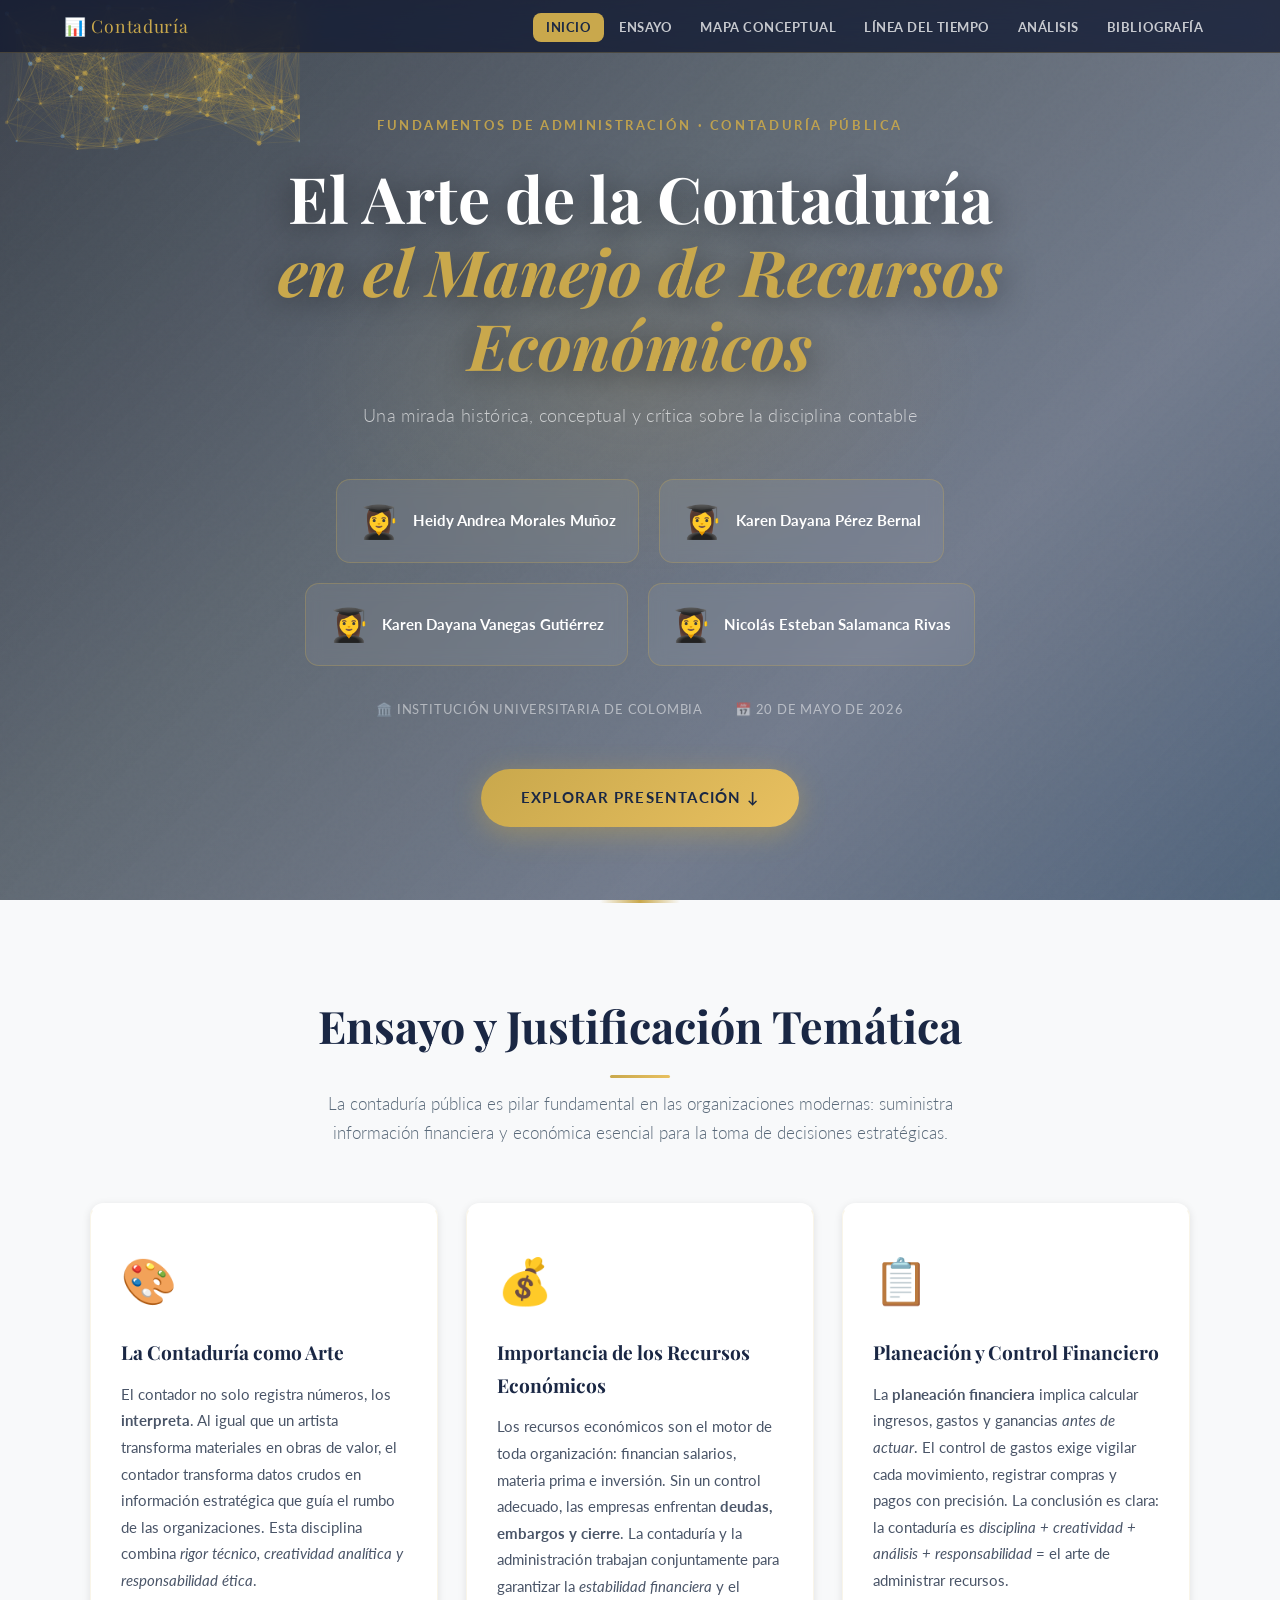
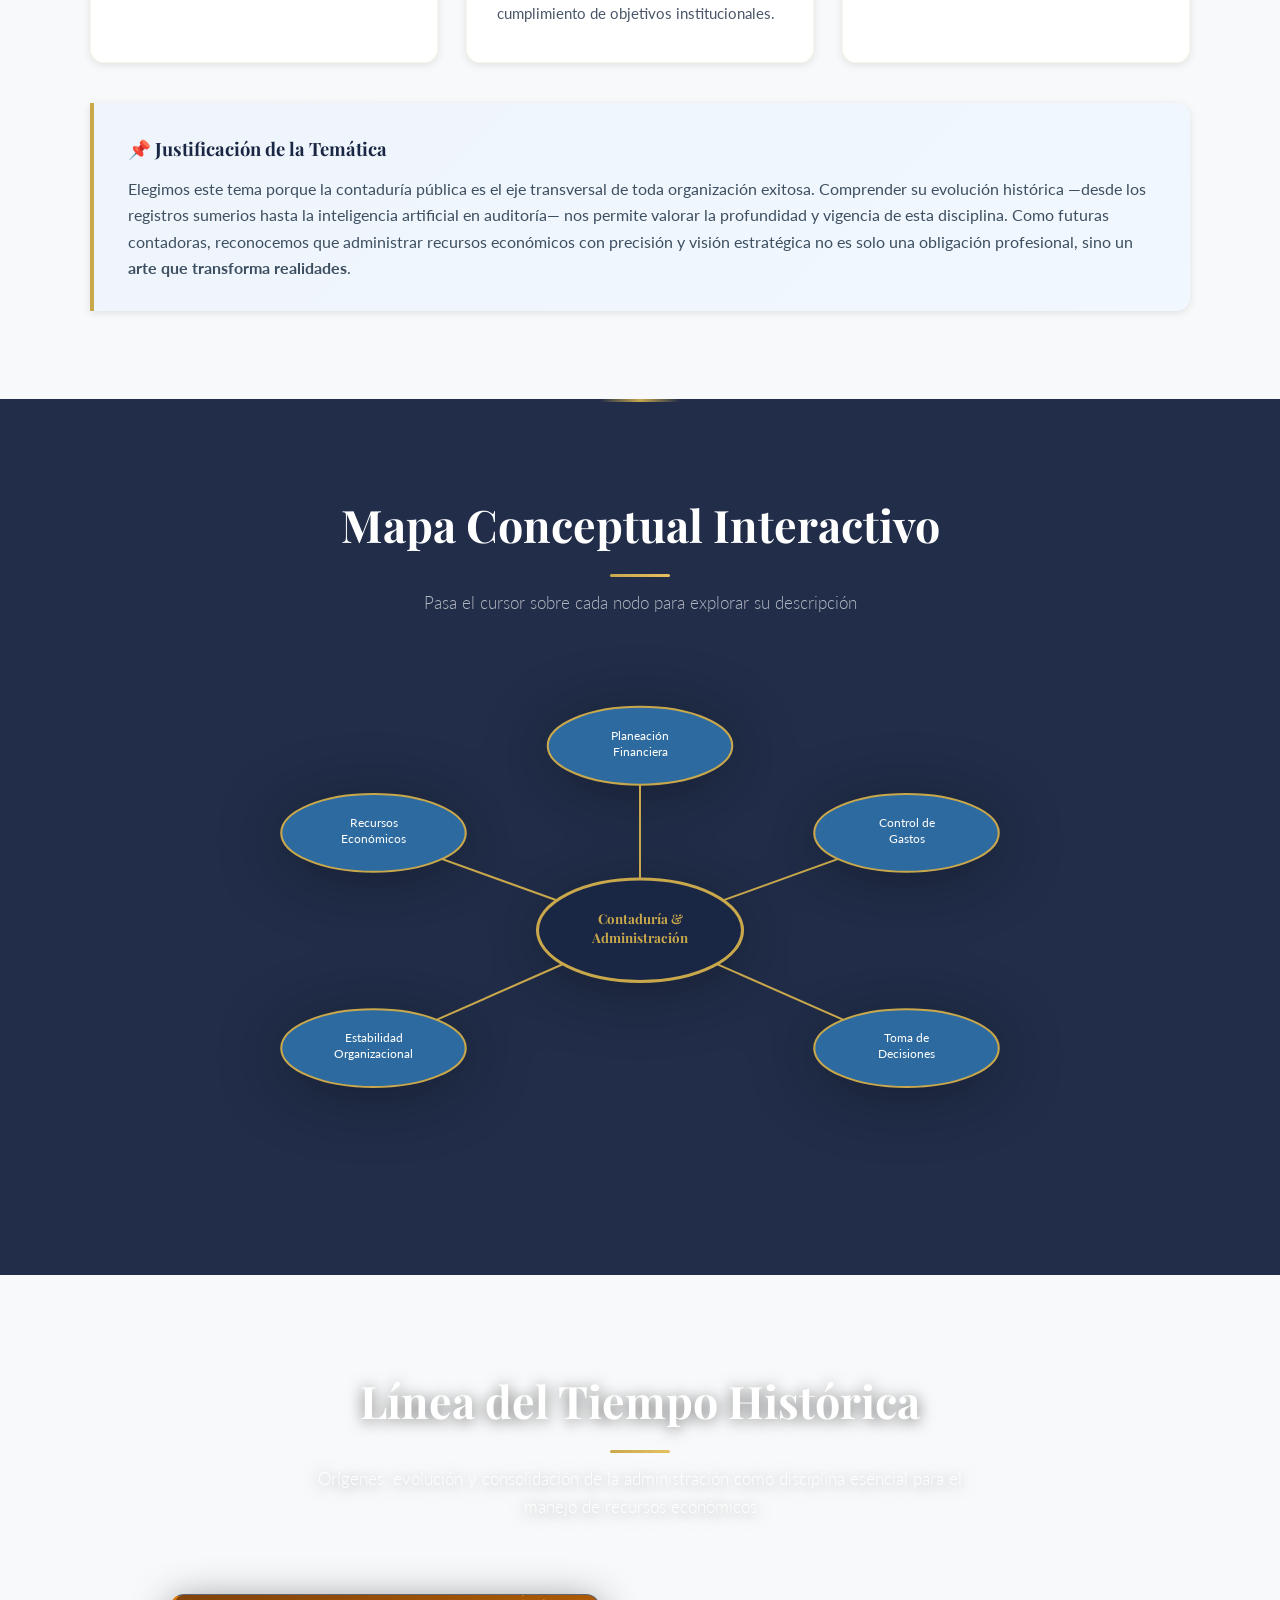
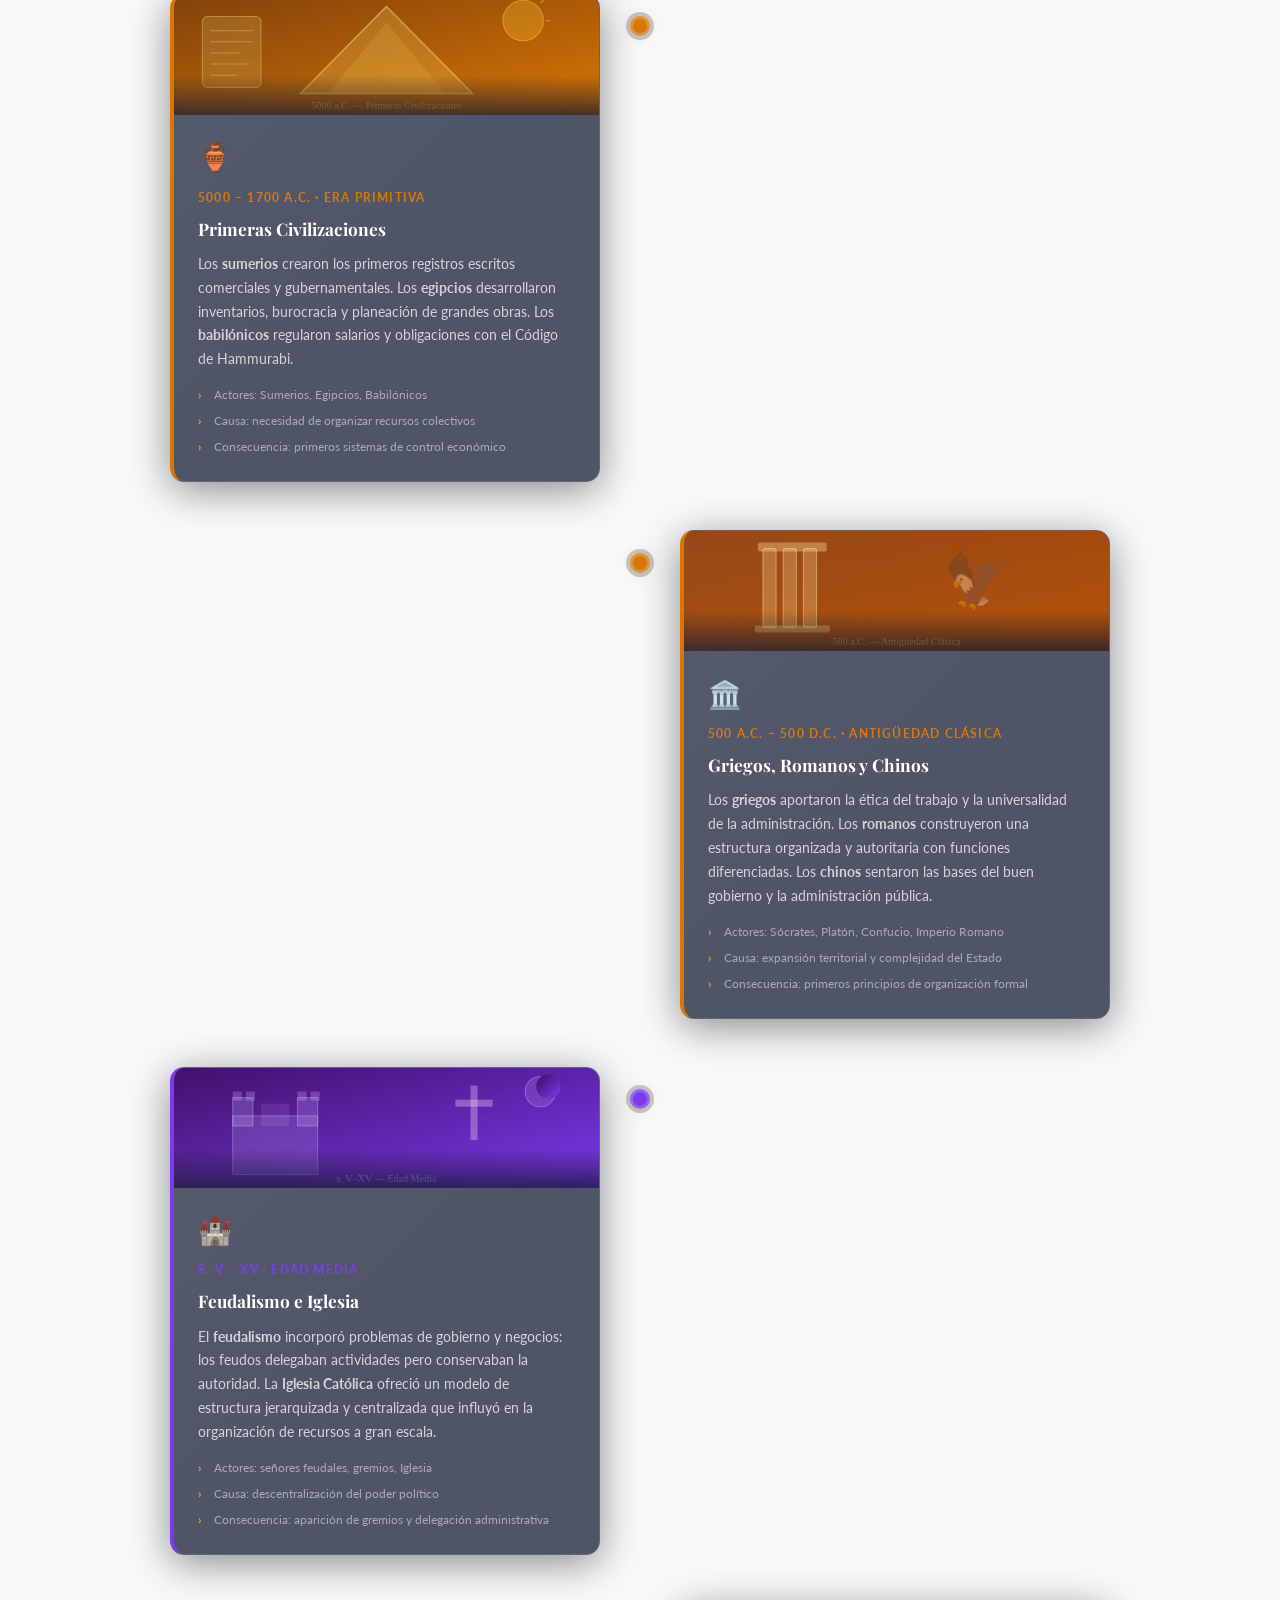
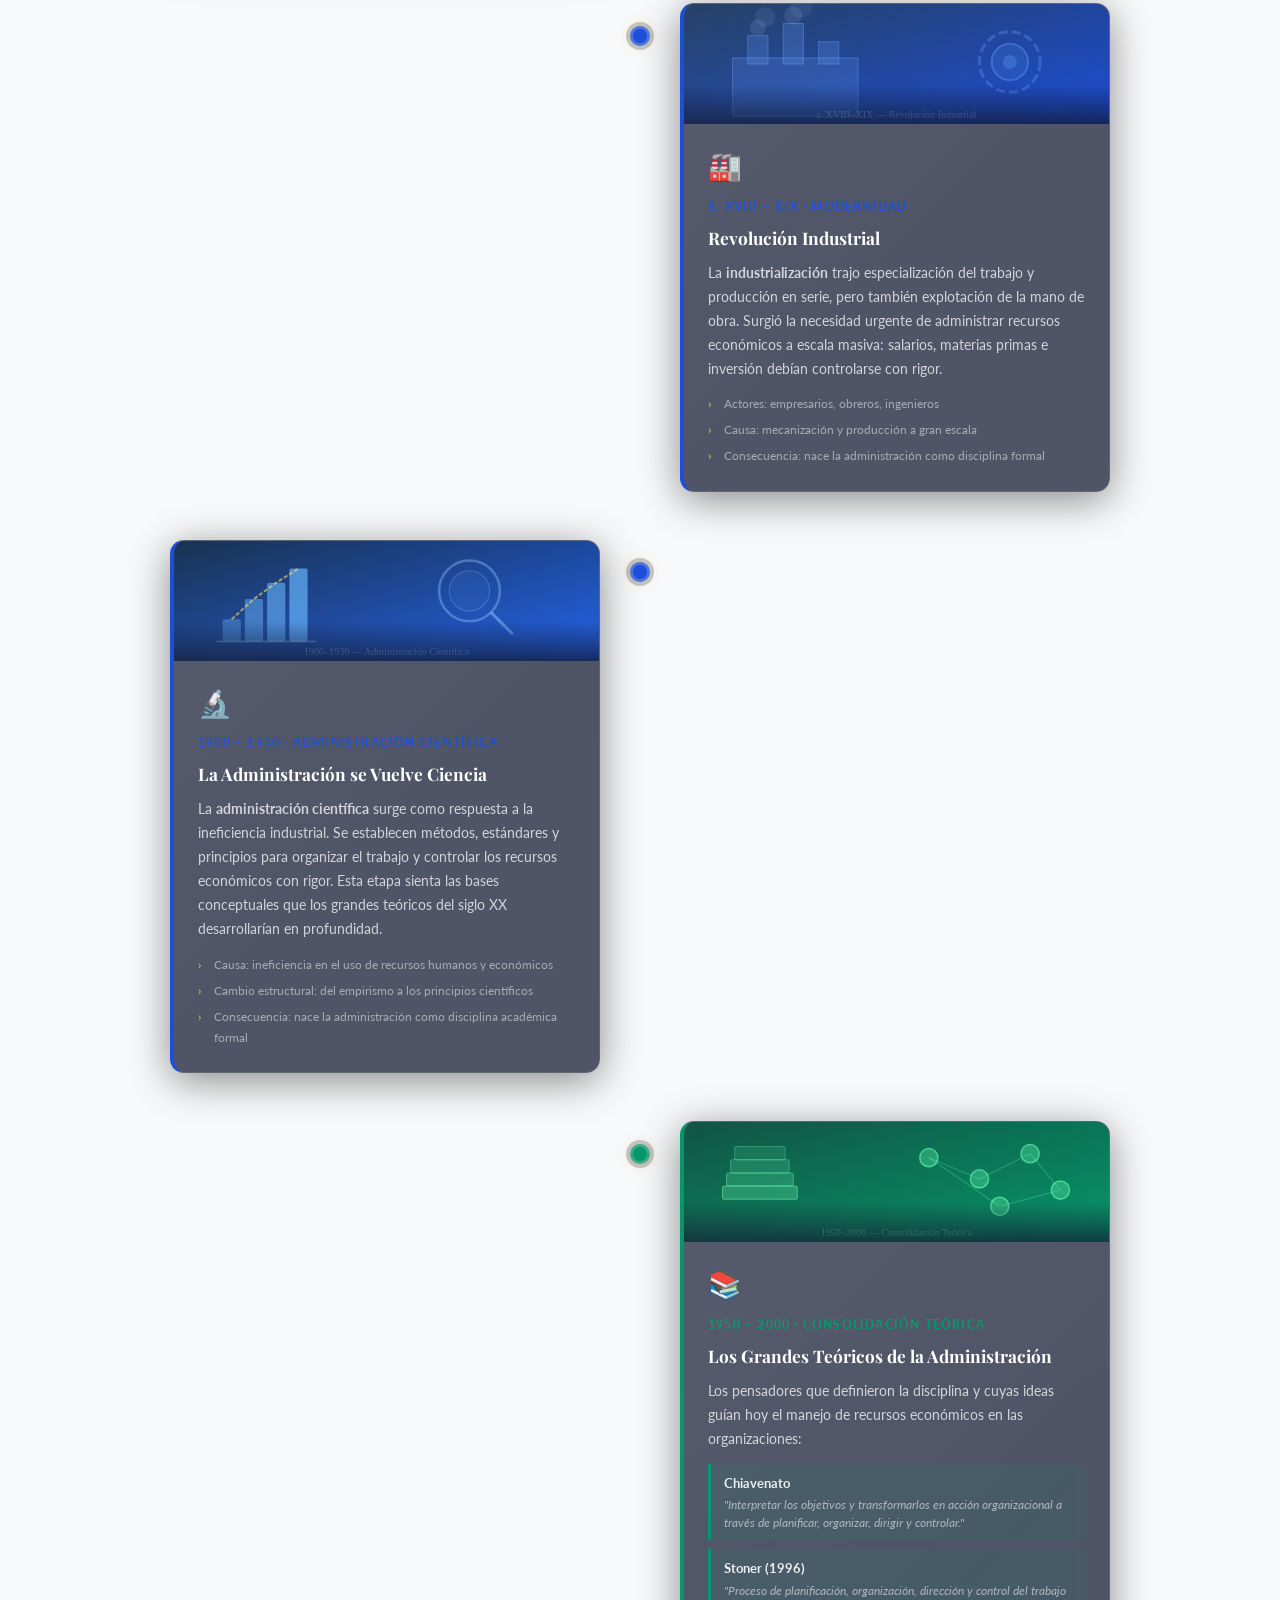
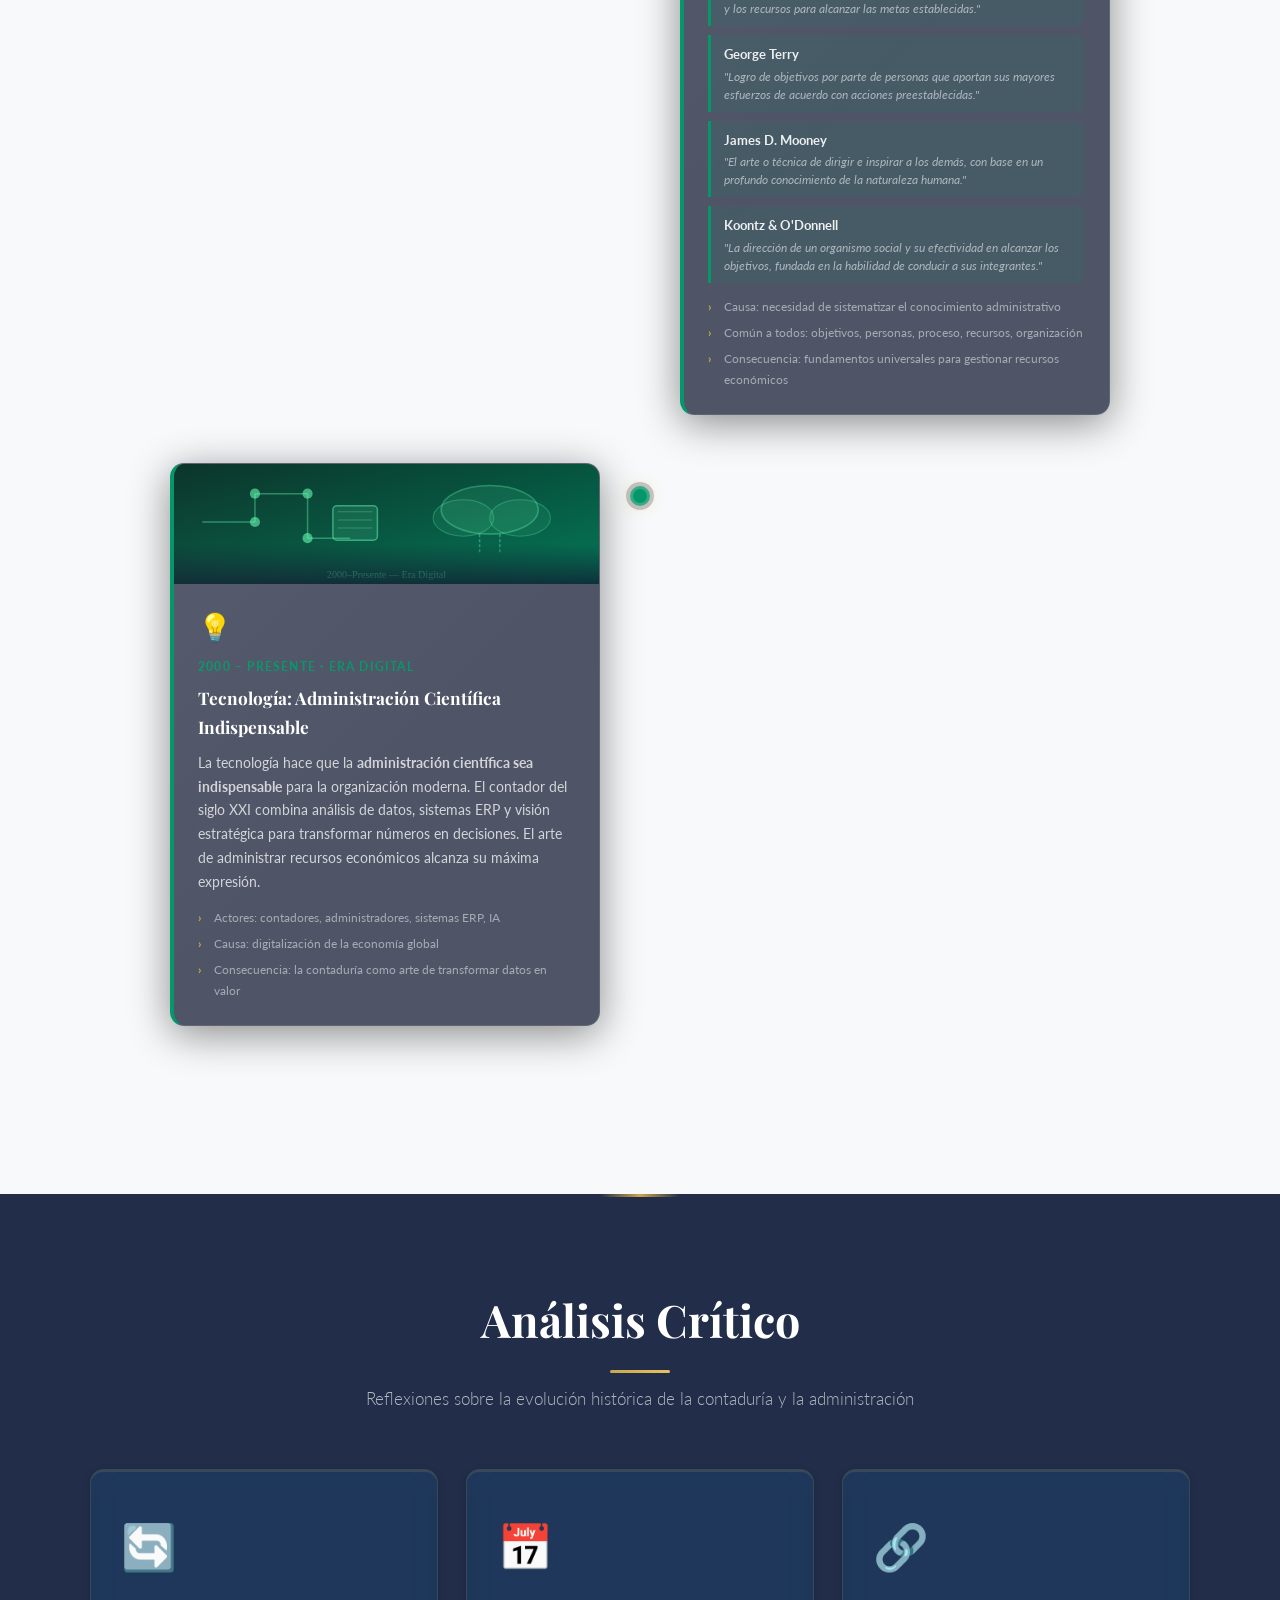
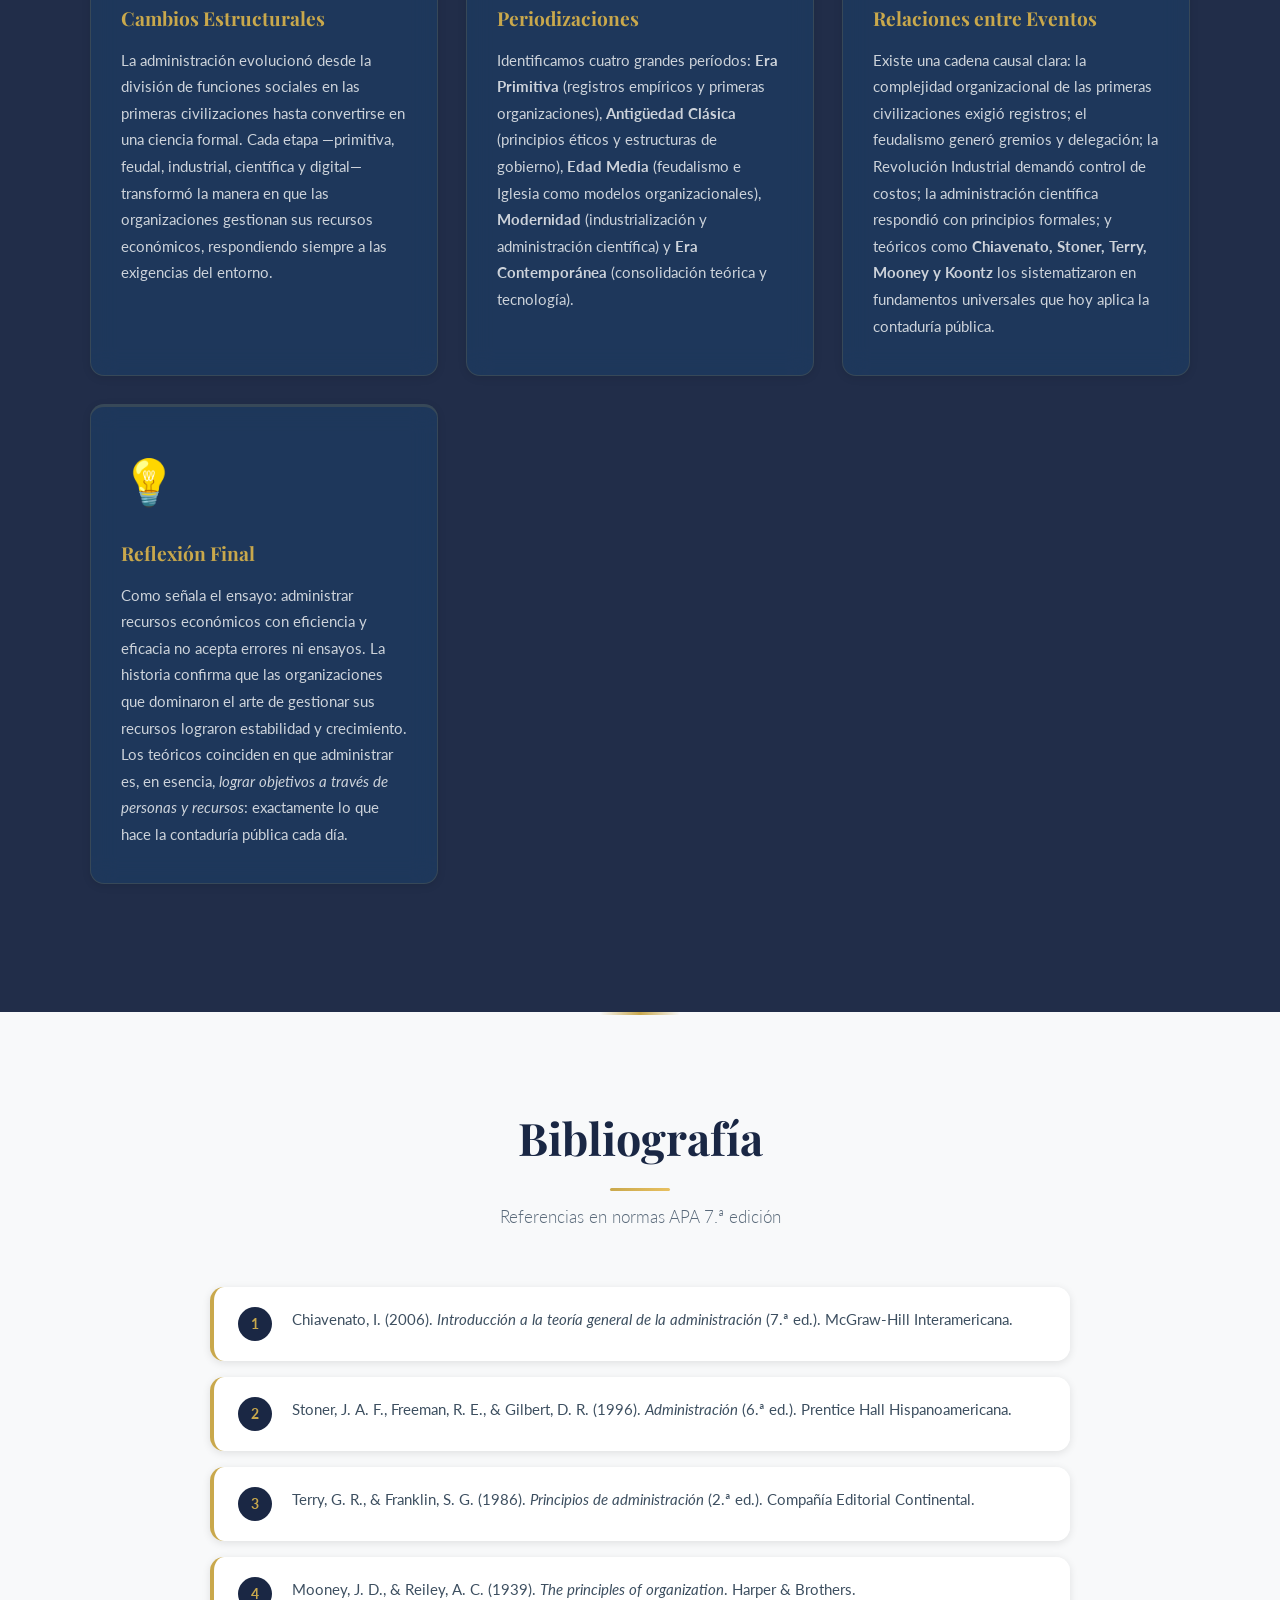
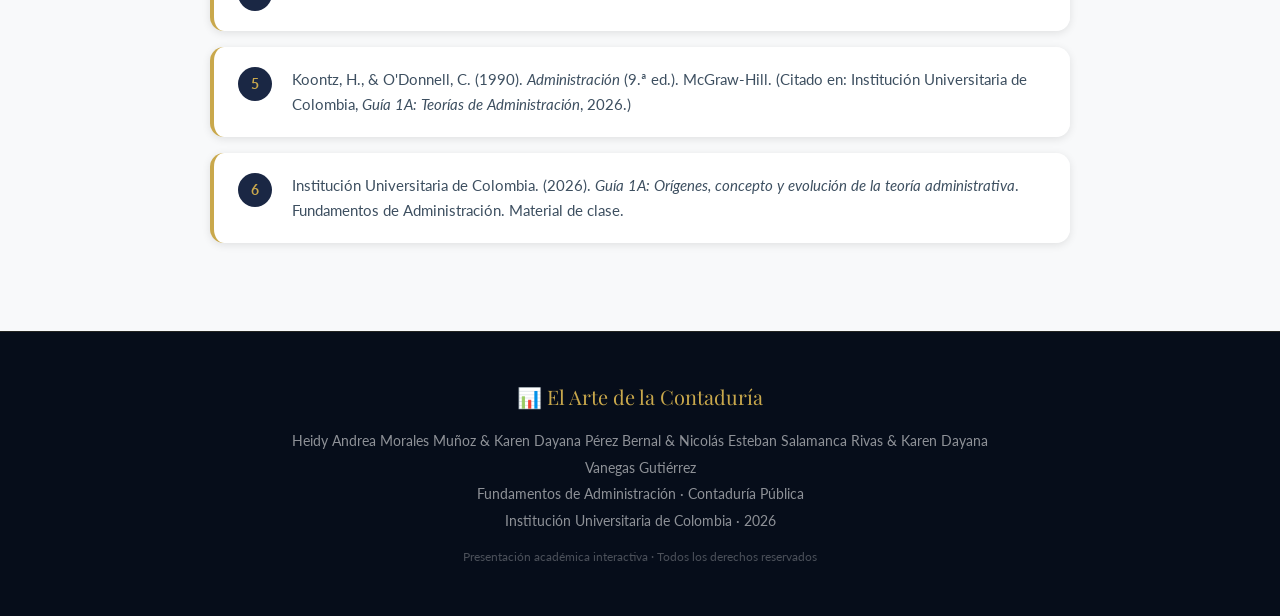
<file: line2/index.html>
<!DOCTYPE html>
<html lang="es">
<head>
  <meta charset="UTF-8" />
  <meta name="viewport" content="width=device-width, initial-scale=1.0" />
  <title>El Arte de la Contaduría — Fundamentos de Administración</title>

  <!-- Google Fonts -->
  <link rel="preconnect" href="https://fonts.googleapis.com" />
  <link rel="preconnect" href="https://fonts.gstatic.com" crossorigin />
  <link href="https://fonts.googleapis.com/css2?family=Playfair+Display:ital,wght@0,400;0,600;0,700;1,400&family=Lato:wght@300;400;700&display=swap" rel="stylesheet" />

  <!-- AOS — Animate On Scroll -->
  <link href="https://unpkg.com/aos@2.3.4/dist/aos.css" rel="stylesheet" />

  <!-- Estilos propios -->
  <link rel="stylesheet" href="styles.css" />
</head>
<body>

  <!-- ===== FONDO CINEMATOGRÁFICO (fixed, detrás de todo) ===== -->
  <div id="scene-bg" aria-hidden="true">
    <!-- Las capas se generan dinámicamente por JS -->
  </div>
  <div id="scene-overlay" aria-hidden="true"></div>

  <!-- Indicador de era activa -->
  <div id="era-indicator" class="era-indicator" aria-live="polite"></div>

  <!-- ===== NAVBAR ===== -->
  <nav id="navbar">
    <div class="nav-container">
      <span class="nav-logo">📊 Contaduría</span>
      <ul class="nav-links">
        <li><a href="#portada"      class="nav-link">Inicio</a></li>
        <li><a href="#ensayo"       class="nav-link">Ensayo</a></li>
        <li><a href="#mapa"         class="nav-link">Mapa Conceptual</a></li>
        <li><a href="#linea-tiempo" class="nav-link">Línea del Tiempo</a></li>
        <li><a href="#analisis"     class="nav-link">Análisis</a></li>
        <li><a href="#bibliografia" class="nav-link">Bibliografía</a></li>
      </ul>
      <button class="nav-toggle" id="navToggle" aria-label="Menú">&#9776;</button>
    </div>
  </nav>

  <!-- ===== PORTADA / HERO ===== -->
  <section id="portada">
    <canvas id="particles"></canvas>
    <div class="hero-content">
      <p class="hero-curso">Fundamentos de Administración · Contaduría Pública</p>
      <h1 class="hero-titulo">El Arte de la Contaduría<br><em>en el Manejo de Recursos Económicos</em></h1>
      <p class="hero-subtitulo">Una mirada histórica, conceptual y crítica sobre la disciplina contable</p>

      <div class="hero-autoras">
        <div class="autora-card">
          <span class="autora-icon">👩‍🎓</span>
          <div>
            <strong>Heidy Andrea Morales Muñoz</strong>
          </div>
        </div>
        <div class="autora-card">
          <span class="autora-icon">👩‍🎓</span>
          <div>
            <strong>Karen Dayana Pérez Bernal</strong>
          </div>
        </div>
        <div class="autora-card">
          <span class="autora-icon">👩‍🎓</span>
          <div>
            <strong>Karen Dayana Vanegas Gutiérrez</strong>
          </div>
        </div>
        <div class="autora-card">
          <span class="autora-icon">👩‍🎓</span>
          <div>
            <strong>Nicolás Esteban Salamanca Rivas</strong>
          </div>
        </div>
      </div>

      <div class="hero-meta">
        <span>🏛️ Institución Universitaria de Colombia</span>
        <span>📅 20 de mayo de 2026</span>
      </div>

      <a href="#ensayo" class="hero-btn">Explorar presentación ↓</a>
    </div>
  </section>

  <!-- ===== ENSAYO Y JUSTIFICACIÓN ===== -->
  <section id="ensayo" class="section-light">
    <div class="container">
      <h2 class="section-title" data-aos="fade-up">Ensayo y Justificación Temática</h2>
      <p class="section-subtitle" data-aos="fade-up" data-aos-delay="100">
        La contaduría pública es pilar fundamental en las organizaciones modernas: suministra información
        financiera y económica esencial para la toma de decisiones estratégicas.
      </p>

      <div class="cards-grid">
        <div class="card" data-aos="fade-up" data-aos-delay="150">
          <div class="card-icon">🎨</div>
          <h3>La Contaduría como Arte</h3>
          <p>El contador no solo registra números, los <strong>interpreta</strong>. Al igual que un artista transforma materiales en obras de valor, el contador transforma datos crudos en información estratégica que guía el rumbo de las organizaciones. Esta disciplina combina <em>rigor técnico, creatividad analítica y responsabilidad ética</em>.</p>
        </div>
        <div class="card" data-aos="fade-up" data-aos-delay="250">
          <div class="card-icon">💰</div>
          <h3>Importancia de los Recursos Económicos</h3>
          <p>Los recursos económicos son el motor de toda organización: financian salarios, materia prima e inversión. Sin un control adecuado, las empresas enfrentan <strong>deudas, embargos y cierre</strong>. La contaduría y la administración trabajan conjuntamente para garantizar la <em>estabilidad financiera</em> y el cumplimiento de objetivos institucionales.</p>
        </div>
        <div class="card" data-aos="fade-up" data-aos-delay="350">
          <div class="card-icon">📋</div>
          <h3>Planeación y Control Financiero</h3>
          <p>La <strong>planeación financiera</strong> implica calcular ingresos, gastos y ganancias <em>antes de actuar</em>. El control de gastos exige vigilar cada movimiento, registrar compras y pagos con precisión. La conclusión es clara: la contaduría es <em>disciplina + creatividad + análisis + responsabilidad</em> = el arte de administrar recursos.</p>
        </div>
      </div>

      <div class="justificacion" data-aos="fade-up" data-aos-delay="200">
        <h3>📌 Justificación de la Temática</h3>
        <p>Elegimos este tema porque la contaduría pública es el eje transversal de toda organización exitosa. Comprender su evolución histórica —desde los registros sumerios hasta la inteligencia artificial en auditoría— nos permite valorar la profundidad y vigencia de esta disciplina. Como futuras contadoras, reconocemos que administrar recursos económicos con precisión y visión estratégica no es solo una obligación profesional, sino un <strong>arte que transforma realidades</strong>.</p>
      </div>
    </div>
  </section>

  <!-- ===== MAPA CONCEPTUAL INTERACTIVO ===== -->
  <section id="mapa" class="section-dark">
    <div class="container">
      <h2 class="section-title light" data-aos="fade-up">Mapa Conceptual Interactivo</h2>
      <p class="section-subtitle light" data-aos="fade-up" data-aos-delay="100">
        Pasa el cursor sobre cada nodo para explorar su descripción
      </p>

      <div class="mapa-wrapper" data-aos="zoom-in" data-aos-delay="200">
        <svg id="mapa-svg" viewBox="0 0 800 500" xmlns="http://www.w3.org/2000/svg" role="img" aria-label="Mapa conceptual de Contaduría y Administración">
          <line class="mapa-linea" x1="400" y1="250" x2="400" y2="80"  stroke="#c9a84c" stroke-width="2" stroke-dasharray="6,3"/>
          <line class="mapa-linea" x1="400" y1="250" x2="650" y2="160" stroke="#c9a84c" stroke-width="2" stroke-dasharray="6,3"/>
          <line class="mapa-linea" x1="400" y1="250" x2="650" y2="360" stroke="#c9a84c" stroke-width="2" stroke-dasharray="6,3"/>
          <line class="mapa-linea" x1="400" y1="250" x2="150" y2="360" stroke="#c9a84c" stroke-width="2" stroke-dasharray="6,3"/>
          <line class="mapa-linea" x1="400" y1="250" x2="150" y2="160" stroke="#c9a84c" stroke-width="2" stroke-dasharray="6,3"/>

          <g class="mapa-nodo" id="nodo-central" tabindex="0" data-tooltip="Núcleo de la disciplina: la contaduría y la administración trabajan juntas para garantizar la salud financiera y el logro de objetivos organizacionales.">
            <ellipse cx="400" cy="250" rx="100" ry="50" fill="#1a2744" stroke="#c9a84c" stroke-width="3"/>
            <text x="400" y="244" text-anchor="middle" fill="#c9a84c" font-size="13" font-weight="bold" font-family="Playfair Display">Contaduría &amp;</text>
            <text x="400" y="262" text-anchor="middle" fill="#c9a84c" font-size="13" font-weight="bold" font-family="Playfair Display">Administración</text>
          </g>
          <g class="mapa-nodo" id="nodo-1" tabindex="0" data-tooltip="Planeación Financiera: calcular ingresos, gastos y ganancias antes de actuar. Permite anticipar escenarios y tomar decisiones informadas.">
            <ellipse cx="400" cy="70" rx="90" ry="38" fill="#2d6a9f" stroke="#c9a84c" stroke-width="2"/>
            <text x="400" y="64" text-anchor="middle" fill="white" font-size="12" font-family="Lato">Planeación</text>
            <text x="400" y="80" text-anchor="middle" fill="white" font-size="12" font-family="Lato">Financiera</text>
          </g>
          <g class="mapa-nodo" id="nodo-2" tabindex="0" data-tooltip="Control de Gastos: vigilar cada movimiento económico, registrar compras y pagos. Evita el despilfarro y garantiza la sostenibilidad.">
            <ellipse cx="660" cy="155" rx="90" ry="38" fill="#2d6a9f" stroke="#c9a84c" stroke-width="2"/>
            <text x="660" y="149" text-anchor="middle" fill="white" font-size="12" font-family="Lato">Control de</text>
            <text x="660" y="165" text-anchor="middle" fill="white" font-size="12" font-family="Lato">Gastos</text>
          </g>
          <g class="mapa-nodo" id="nodo-3" tabindex="0" data-tooltip="Toma de Decisiones: la información contable transforma datos en conocimiento estratégico para directivos y gerentes.">
            <ellipse cx="660" cy="365" rx="90" ry="38" fill="#2d6a9f" stroke="#c9a84c" stroke-width="2"/>
            <text x="660" y="359" text-anchor="middle" fill="white" font-size="12" font-family="Lato">Toma de</text>
            <text x="660" y="375" text-anchor="middle" fill="white" font-size="12" font-family="Lato">Decisiones</text>
          </g>
          <g class="mapa-nodo" id="nodo-4" tabindex="0" data-tooltip="Estabilidad Organizacional: el control contable previene deudas, embargos y cierre. Garantiza la continuidad del negocio a largo plazo.">
            <ellipse cx="140" cy="365" rx="90" ry="38" fill="#2d6a9f" stroke="#c9a84c" stroke-width="2"/>
            <text x="140" y="359" text-anchor="middle" fill="white" font-size="12" font-family="Lato">Estabilidad</text>
            <text x="140" y="375" text-anchor="middle" fill="white" font-size="12" font-family="Lato">Organizacional</text>
          </g>
          <g class="mapa-nodo" id="nodo-5" tabindex="0" data-tooltip="Recursos Económicos: salarios, materia prima, inversión. Son el motor de la organización y requieren gestión contable rigurosa.">
            <ellipse cx="140" cy="155" rx="90" ry="38" fill="#2d6a9f" stroke="#c9a84c" stroke-width="2"/>
            <text x="140" y="149" text-anchor="middle" fill="white" font-size="12" font-family="Lato">Recursos</text>
            <text x="140" y="165" text-anchor="middle" fill="white" font-size="12" font-family="Lato">Económicos</text>
          </g>
        </svg>
        <div id="mapa-tooltip" class="mapa-tooltip" role="tooltip" aria-live="polite"></div>
      </div>
    </div>
  </section>

  <!-- ===== LÍNEA DEL TIEMPO ===== -->
  <!-- data-bg: imagen de Unsplash que se muestra en el fondo del body al hacer scroll -->
  <section id="linea-tiempo">
    <div class="container">
      <h2 class="section-title" data-aos="fade-up">Línea del Tiempo Histórica</h2>
      <p class="section-subtitle" data-aos="fade-up" data-aos-delay="100">
        Orígenes, evolución y consolidación de la administración como disciplina esencial
        para el manejo de recursos económicos
      </p>

      <div class="timeline-wrapper">
        <div class="timeline-line" id="timelineLine"></div>

        <!-- 1. Era Primitiva -->
        <div class="timeline-item left" data-era="antiguedad" data-aos="fade-right"
             data-bg="https://canalsenior.es/wp-content/uploads/2022/03/164796944656620220609-canal-senior-personas-mayores-arte-primeras-civilizaciones.jpg"
             data-era-label="5000 a.C. · Era Primitiva">
          <div class="timeline-dot era-antiguedad"></div>
          <div class="timeline-card era-antiguedad">
            <div class="tl-img-bg">
              <svg viewBox="0 0 420 120" xmlns="http://www.w3.org/2000/svg" preserveAspectRatio="xMidYMid slice">
                <defs>
                  <linearGradient id="g1" x1="0%" y1="0%" x2="100%" y2="100%">
                    <stop offset="0%" stop-color="#7c3a00"/><stop offset="100%" stop-color="#d97706"/>
                  </linearGradient>
                </defs>
                <rect width="420" height="120" fill="url(#g1)"/>
                <polygon points="210,12 295,98 125,98" fill="rgba(255,220,100,.22)" stroke="rgba(255,220,100,.5)" stroke-width="1.5"/>
                <polygon points="210,28 268,98 152,98" fill="rgba(255,220,100,.12)"/>
                <circle cx="345" cy="26" r="20" fill="rgba(255,200,50,.28)" stroke="rgba(255,200,50,.5)" stroke-width="1"/>
                <line x1="345" y1="2" x2="345" y2="0" stroke="rgba(255,200,50,.4)" stroke-width="1.5"/>
                <line x1="362" y1="9" x2="366" y2="5" stroke="rgba(255,200,50,.4)" stroke-width="1.5"/>
                <line x1="367" y1="26" x2="372" y2="26" stroke="rgba(255,200,50,.4)" stroke-width="1.5"/>
                <rect x="28" y="22" width="58" height="70" rx="5" fill="rgba(200,160,80,.28)" stroke="rgba(255,220,100,.4)" stroke-width="1"/>
                <line x1="36" y1="36" x2="78" y2="36" stroke="rgba(255,220,100,.35)" stroke-width="1"/>
                <line x1="36" y1="47" x2="78" y2="47" stroke="rgba(255,220,100,.35)" stroke-width="1"/>
                <line x1="36" y1="58" x2="66" y2="58" stroke="rgba(255,220,100,.35)" stroke-width="1"/>
                <line x1="36" y1="69" x2="74" y2="69" stroke="rgba(255,220,100,.35)" stroke-width="1"/>
                <line x1="36" y1="80" x2="62" y2="80" stroke="rgba(255,220,100,.35)" stroke-width="1"/>
                <text x="210" y="113" text-anchor="middle" fill="rgba(255,220,100,.65)" font-size="10" font-family="Georgia">5000 a.C. — Primeras Civilizaciones</text>
              </svg>
            </div>
            <div class="tl-content">
              <span class="timeline-emoji">🏺</span>
              <span class="timeline-periodo">5000 – 1700 a.C. · Era Primitiva</span>
              <h3>Primeras Civilizaciones</h3>
              <p>Los <strong>sumerios</strong> crearon los primeros registros escritos comerciales y gubernamentales. Los <strong>egipcios</strong> desarrollaron inventarios, burocracia y planeación de grandes obras. Los <strong>babilónicos</strong> regularon salarios y obligaciones con el Código de Hammurabi.</p>
              <ul class="tl-tags">
                <li>Actores: Sumerios, Egipcios, Babilónicos</li>
                <li>Causa: necesidad de organizar recursos colectivos</li>
                <li>Consecuencia: primeros sistemas de control económico</li>
              </ul>
            </div>
          </div>
        </div>

        <!-- 2. Antigüedad Clásica -->
        <div class="timeline-item right" data-era="antiguedad" data-aos="fade-left"
             data-bg="https://images.unsplash.com/photo-1555993539-1732b0258235?w=1600&q=80"
             data-era-label="500 a.C. · Antigüedad Clásica">
          <div class="timeline-dot era-antiguedad"></div>
          <div class="timeline-card era-antiguedad">
            <div class="tl-img-bg">
              <svg viewBox="0 0 420 120" xmlns="http://www.w3.org/2000/svg" preserveAspectRatio="xMidYMid slice">
                <defs>
                  <linearGradient id="g2" x1="0%" y1="0%" x2="100%" y2="100%">
                    <stop offset="0%" stop-color="#92400e"/><stop offset="100%" stop-color="#b45309"/>
                  </linearGradient>
                </defs>
                <rect width="420" height="120" fill="url(#g2)"/>
                <rect x="78" y="18" width="13" height="78" rx="2" fill="rgba(255,220,150,.28)" stroke="rgba(255,220,150,.5)" stroke-width="1"/>
                <rect x="98" y="18" width="13" height="78" rx="2" fill="rgba(255,220,150,.28)" stroke="rgba(255,220,150,.5)" stroke-width="1"/>
                <rect x="118" y="18" width="13" height="78" rx="2" fill="rgba(255,220,150,.28)" stroke="rgba(255,220,150,.5)" stroke-width="1"/>
                <rect x="73" y="12" width="68" height="9" rx="2" fill="rgba(255,220,150,.38)"/>
                <rect x="70" y="94" width="74" height="7" rx="1" fill="rgba(255,220,150,.38)"/>
                <text x="290" y="68" text-anchor="middle" fill="rgba(255,220,100,.35)" font-size="52" font-family="serif">🦅</text>
                <text x="210" y="113" text-anchor="middle" fill="rgba(255,220,100,.65)" font-size="10" font-family="Georgia">500 a.C. — Antigüedad Clásica</text>
              </svg>
            </div>
            <div class="tl-content">
              <span class="timeline-emoji">🏛️</span>
              <span class="timeline-periodo">500 a.C. – 500 d.C. · Antigüedad Clásica</span>
              <h3>Griegos, Romanos y Chinos</h3>
              <p>Los <strong>griegos</strong> aportaron la ética del trabajo y la universalidad de la administración. Los <strong>romanos</strong> construyeron una estructura organizada y autoritaria con funciones diferenciadas. Los <strong>chinos</strong> sentaron las bases del buen gobierno y la administración pública.</p>
              <ul class="tl-tags">
                <li>Actores: Sócrates, Platón, Confucio, Imperio Romano</li>
                <li>Causa: expansión territorial y complejidad del Estado</li>
                <li>Consecuencia: primeros principios de organización formal</li>
              </ul>
            </div>
          </div>
        </div>

        <!-- 3. Feudalismo e Iglesia -->
        <div class="timeline-item left" data-era="edad-media" data-aos="fade-right"
             data-bg="https://blogger.googleusercontent.com/img/b/R29vZ2xl/AVvXsEhzeHBPoQSLIMzPh7vQHwOKj3f5Z9pXjIfkK7cmMPOp8ItqZN5S7LYZ-UH0XeI3ZiQH0I3T_0-5XFSydRujPE1GekkPO9GA7lSY5SCicpfMckUkCxjmLIMr8_irRCrZSQZzjTX9mpJvtQn-/w1200-h630-p-k-no-nu/Munkacsy_Mihaly_Honfoglalas.jpg"
             data-era-label="s. V–XV · Edad Media">
          <div class="timeline-dot era-edad-media"></div>
          <div class="timeline-card era-edad-media">
            <div class="tl-img-bg">
              <svg viewBox="0 0 420 120" xmlns="http://www.w3.org/2000/svg" preserveAspectRatio="xMidYMid slice">
                <defs>
                  <linearGradient id="g3" x1="0%" y1="0%" x2="100%" y2="100%">
                    <stop offset="0%" stop-color="#3b0764"/><stop offset="100%" stop-color="#7c3aed"/>
                  </linearGradient>
                </defs>
                <rect width="420" height="120" fill="url(#g3)"/>
                <rect x="58" y="48" width="84" height="58" fill="rgba(200,180,255,.18)" stroke="rgba(200,180,255,.4)" stroke-width="1"/>
                <rect x="58" y="30" width="20" height="28" fill="rgba(200,180,255,.22)" stroke="rgba(200,180,255,.4)" stroke-width="1"/>
                <rect x="122" y="30" width="20" height="28" fill="rgba(200,180,255,.22)" stroke="rgba(200,180,255,.4)" stroke-width="1"/>
                <rect x="86" y="36" width="28" height="22" fill="rgba(200,180,255,.12)"/>
                <rect x="58" y="24" width="9" height="9" fill="rgba(200,180,255,.28)"/>
                <rect x="71" y="24" width="9" height="9" fill="rgba(200,180,255,.28)"/>
                <rect x="122" y="24" width="9" height="9" fill="rgba(200,180,255,.28)"/>
                <rect x="135" y="24" width="9" height="9" fill="rgba(200,180,255,.28)"/>
                <rect x="293" y="18" width="7" height="54" fill="rgba(255,220,255,.32)"/>
                <rect x="278" y="32" width="37" height="7" fill="rgba(255,220,255,.32)"/>
                <circle cx="362" cy="24" r="15" fill="rgba(200,180,255,.18)" stroke="rgba(200,180,255,.4)" stroke-width="1"/>
                <circle cx="370" cy="19" r="12" fill="url(#g3)"/>
                <text x="210" y="113" text-anchor="middle" fill="rgba(220,200,255,.65)" font-size="10" font-family="Georgia">s. V–XV — Edad Media</text>
              </svg>
            </div>
            <div class="tl-content">
              <span class="timeline-emoji">🏰</span>
              <span class="timeline-periodo">s. V – XV · Edad Media</span>
              <h3>Feudalismo e Iglesia</h3>
              <p>El <strong>feudalismo</strong> incorporó problemas de gobierno y negocios: los feudos delegaban actividades pero conservaban la autoridad. La <strong>Iglesia Católica</strong> ofreció un modelo de estructura jerarquizada y centralizada que influyó en la organización de recursos a gran escala.</p>
              <ul class="tl-tags">
                <li>Actores: señores feudales, gremios, Iglesia</li>
                <li>Causa: descentralización del poder político</li>
                <li>Consecuencia: aparición de gremios y delegación administrativa</li>
              </ul>
            </div>
          </div>
        </div>

        <!-- 4. Revolución Industrial -->
        <div class="timeline-item right" data-era="modernidad" data-aos="fade-left"
             data-bg="https://t3.ftcdn.net/jpg/08/53/81/62/360_F_853816275_DPO1Ad2NzcqmnTQ9JgH8mI0r630rYEdq.jpg"
             data-era-label="s. XVIII–XIX · Revolución Industrial">
          <div class="timeline-dot era-modernidad"></div>
          <div class="timeline-card era-modernidad">
            <div class="tl-img-bg">
              <svg viewBox="0 0 420 120" xmlns="http://www.w3.org/2000/svg" preserveAspectRatio="xMidYMid slice">
                <defs>
                  <linearGradient id="g4" x1="0%" y1="0%" x2="100%" y2="100%">
                    <stop offset="0%" stop-color="#1e3a5f"/><stop offset="100%" stop-color="#1d4ed8"/>
                  </linearGradient>
                </defs>
                <rect width="420" height="120" fill="url(#g4)"/>
                <rect x="48" y="54" width="124" height="58" fill="rgba(100,160,255,.18)" stroke="rgba(100,160,255,.4)" stroke-width="1"/>
                <rect x="63" y="32" width="20" height="28" fill="rgba(100,160,255,.22)" stroke="rgba(100,160,255,.4)" stroke-width="1"/>
                <rect x="98" y="20" width="20" height="40" fill="rgba(100,160,255,.22)" stroke="rgba(100,160,255,.4)" stroke-width="1"/>
                <rect x="133" y="38" width="20" height="22" fill="rgba(100,160,255,.22)" stroke="rgba(100,160,255,.4)" stroke-width="1"/>
                <circle cx="73" cy="24" r="8" fill="rgba(180,200,255,.13)"/>
                <circle cx="80" cy="14" r="10" fill="rgba(180,200,255,.1)"/>
                <circle cx="108" cy="12" r="9" fill="rgba(180,200,255,.13)"/>
                <circle cx="116" cy="3" r="11" fill="rgba(180,200,255,.08)"/>
                <circle cx="322" cy="58" r="30" fill="none" stroke="rgba(100,160,255,.32)" stroke-width="3" stroke-dasharray="9,4"/>
                <circle cx="322" cy="58" r="18" fill="rgba(100,160,255,.13)" stroke="rgba(100,160,255,.38)" stroke-width="2"/>
                <circle cx="322" cy="58" r="7" fill="rgba(100,160,255,.28)"/>
                <text x="210" y="113" text-anchor="middle" fill="rgba(150,200,255,.65)" font-size="10" font-family="Georgia">s. XVIII–XIX — Revolución Industrial</text>
              </svg>
            </div>
            <div class="tl-content">
              <span class="timeline-emoji">🏭</span>
              <span class="timeline-periodo">s. XVIII – XIX · Modernidad</span>
              <h3>Revolución Industrial</h3>
              <p>La <strong>industrialización</strong> trajo especialización del trabajo y producción en serie, pero también explotación de la mano de obra. Surgió la necesidad urgente de administrar recursos económicos a escala masiva: salarios, materias primas e inversión debían controlarse con rigor.</p>
              <ul class="tl-tags">
                <li>Actores: empresarios, obreros, ingenieros</li>
                <li>Causa: mecanización y producción a gran escala</li>
                <li>Consecuencia: nace la administración como disciplina formal</li>
              </ul>
            </div>
          </div>
        </div>

        <!-- 5. Administración Científica -->
        <div class="timeline-item left" data-era="modernidad" data-aos="fade-right"
             data-bg="https://media.licdn.com/dms/image/v2/D4D12AQHK_mKrXDqpPg/article-cover_image-shrink_720_1280/article-cover_image-shrink_720_1280/0/1714227929544?e=2147483647&v=beta&t=bu_ZnKLl7maPDxS2kbhUg8BYcPLaFnLInjA2hCY2ncA"
             data-era-label="1900–1930 · Administración Científica">
          <div class="timeline-dot era-modernidad"></div>
          <div class="timeline-card era-modernidad">
            <div class="tl-img-bg">
              <svg viewBox="0 0 420 120" xmlns="http://www.w3.org/2000/svg" preserveAspectRatio="xMidYMid slice">
                <defs>
                  <linearGradient id="g5" x1="0%" y1="0%" x2="100%" y2="100%">
                    <stop offset="0%" stop-color="#0f2a4a"/><stop offset="100%" stop-color="#2563eb"/>
                  </linearGradient>
                </defs>
                <rect width="420" height="120" fill="url(#g5)"/>
                <rect x="48" y="78" width="18" height="22" fill="rgba(100,180,255,.38)" rx="2"/>
                <rect x="70" y="58" width="18" height="42" fill="rgba(100,180,255,.48)" rx="2"/>
                <rect x="92" y="42" width="18" height="58" fill="rgba(100,180,255,.58)" rx="2"/>
                <rect x="114" y="28" width="18" height="72" fill="rgba(100,180,255,.68)" rx="2"/>
                <line x1="42" y1="100" x2="140" y2="100" stroke="rgba(150,200,255,.48)" stroke-width="1.5"/>
                <polyline points="57,78 79,58 101,42 123,28" fill="none" stroke="rgba(255,220,100,.58)" stroke-width="2" stroke-dasharray="4,2"/>
                <circle cx="292" cy="50" r="30" fill="none" stroke="rgba(150,200,255,.38)" stroke-width="2.5"/>
                <circle cx="292" cy="50" r="20" fill="rgba(100,160,255,.08)" stroke="rgba(150,200,255,.28)" stroke-width="1"/>
                <line x1="314" y1="72" x2="334" y2="92" stroke="rgba(150,200,255,.48)" stroke-width="3" stroke-linecap="round"/>
                <text x="210" y="113" text-anchor="middle" fill="rgba(150,200,255,.65)" font-size="10" font-family="Georgia">1900–1930 — Administración Científica</text>
              </svg>
            </div>
            <div class="tl-content">
              <span class="timeline-emoji">🔬</span>
              <span class="timeline-periodo">1900 – 1930 · Administración Científica</span>
              <h3>La Administración se Vuelve Ciencia</h3>
              <p>La <strong>administración científica</strong> surge como respuesta a la ineficiencia industrial. Se establecen métodos, estándares y principios para organizar el trabajo y controlar los recursos económicos con rigor. Esta etapa sienta las bases conceptuales que los grandes teóricos del siglo XX desarrollarían en profundidad.</p>
              <ul class="tl-tags">
                <li>Causa: ineficiencia en el uso de recursos humanos y económicos</li>
                <li>Cambio estructural: del empirismo a los principios científicos</li>
                <li>Consecuencia: nace la administración como disciplina académica formal</li>
              </ul>
            </div>
          </div>
        </div>

        <!-- 6. Los Grandes Teóricos -->
        <div class="timeline-item right" data-era="contemporaneo" data-aos="fade-left"
             data-bg="https://images.unsplash.com/photo-1481627834876-b7833e8f5570?w=1600&q=80"
             data-era-label="1950–2000 · Consolidación Teórica">
          <div class="timeline-dot era-contemporaneo"></div>
          <div class="timeline-card era-contemporaneo">
            <div class="tl-img-bg">
              <svg viewBox="0 0 420 120" xmlns="http://www.w3.org/2000/svg" preserveAspectRatio="xMidYMid slice">
                <defs>
                  <linearGradient id="g6" x1="0%" y1="0%" x2="100%" y2="100%">
                    <stop offset="0%" stop-color="#064e3b"/><stop offset="100%" stop-color="#059669"/>
                  </linearGradient>
                </defs>
                <rect width="420" height="120" fill="url(#g6)"/>
                <rect x="38" y="64" width="74" height="13" rx="2" fill="rgba(100,255,180,.28)" stroke="rgba(100,255,180,.5)" stroke-width="1"/>
                <rect x="42" y="51" width="66" height="13" rx="2" fill="rgba(100,255,180,.22)" stroke="rgba(100,255,180,.4)" stroke-width="1"/>
                <rect x="46" y="38" width="58" height="13" rx="2" fill="rgba(100,255,180,.18)" stroke="rgba(100,255,180,.35)" stroke-width="1"/>
                <rect x="50" y="25" width="50" height="13" rx="2" fill="rgba(100,255,180,.13)" stroke="rgba(100,255,180,.3)" stroke-width="1"/>
                <circle cx="242" cy="36" r="9" fill="rgba(100,255,180,.32)" stroke="rgba(100,255,180,.6)" stroke-width="1.5"/>
                <circle cx="292" cy="57" r="9" fill="rgba(100,255,180,.32)" stroke="rgba(100,255,180,.6)" stroke-width="1.5"/>
                <circle cx="342" cy="32" r="9" fill="rgba(100,255,180,.32)" stroke="rgba(100,255,180,.6)" stroke-width="1.5"/>
                <circle cx="372" cy="68" r="9" fill="rgba(100,255,180,.32)" stroke="rgba(100,255,180,.6)" stroke-width="1.5"/>
                <circle cx="312" cy="84" r="9" fill="rgba(100,255,180,.32)" stroke="rgba(100,255,180,.6)" stroke-width="1.5"/>
                <line x1="242" y1="36" x2="292" y2="57" stroke="rgba(100,255,180,.28)" stroke-width="1"/>
                <line x1="292" y1="57" x2="342" y2="32" stroke="rgba(100,255,180,.28)" stroke-width="1"/>
                <line x1="342" y1="32" x2="372" y2="68" stroke="rgba(100,255,180,.28)" stroke-width="1"/>
                <line x1="372" y1="68" x2="312" y2="84" stroke="rgba(100,255,180,.28)" stroke-width="1"/>
                <line x1="312" y1="84" x2="242" y2="36" stroke="rgba(100,255,180,.28)" stroke-width="1"/>
                <text x="210" y="113" text-anchor="middle" fill="rgba(100,255,180,.65)" font-size="10" font-family="Georgia">1950–2000 — Consolidación Teórica</text>
              </svg>
            </div>
            <div class="tl-content">
              <span class="timeline-emoji">📚</span>
              <span class="timeline-periodo">1950 – 2000 · Consolidación Teórica</span>
              <h3>Los Grandes Teóricos de la Administración</h3>
              <p>Los pensadores que definieron la disciplina y cuyas ideas guían hoy el manejo de recursos económicos en las organizaciones:</p>
              <div class="teoricos-grid">
                <div class="teorico-item">
                  <span class="teorico-nombre">Chiavenato</span>
                  <span class="teorico-def">"Interpretar los objetivos y transformarlos en acción organizacional a través de planificar, organizar, dirigir y controlar."</span>
                </div>
                <div class="teorico-item">
                  <span class="teorico-nombre">Stoner (1996)</span>
                  <span class="teorico-def">"Proceso de planificación, organización, dirección y control del trabajo y los recursos para alcanzar las metas establecidas."</span>
                </div>
                <div class="teorico-item">
                  <span class="teorico-nombre">George Terry</span>
                  <span class="teorico-def">"Logro de objetivos por parte de personas que aportan sus mayores esfuerzos de acuerdo con acciones preestablecidas."</span>
                </div>
                <div class="teorico-item">
                  <span class="teorico-nombre">James D. Mooney</span>
                  <span class="teorico-def">"El arte o técnica de dirigir e inspirar a los demás, con base en un profundo conocimiento de la naturaleza humana."</span>
                </div>
                <div class="teorico-item">
                  <span class="teorico-nombre">Koontz &amp; O'Donnell</span>
                  <span class="teorico-def">"La dirección de un organismo social y su efectividad en alcanzar los objetivos, fundada en la habilidad de conducir a sus integrantes."</span>
                </div>
              </div>
              <ul class="tl-tags">
                <li>Causa: necesidad de sistematizar el conocimiento administrativo</li>
                <li>Común a todos: objetivos, personas, proceso, recursos, organización</li>
                <li>Consecuencia: fundamentos universales para gestionar recursos económicos</li>
              </ul>
            </div>
          </div>
        </div>

        <!-- 7. Era Digital -->
        <div class="timeline-item left" data-era="contemporaneo" data-aos="fade-right"
             data-bg="https://imagenes2.eltiempo.com/files/image_1200_535/uploads/2020/01/10/5e192bd5ef364.jpeg"
             data-era-label="2000–Presente · Era Digital">
          <div class="timeline-dot era-contemporaneo"></div>
          <div class="timeline-card era-contemporaneo">
            <div class="tl-img-bg">
              <svg viewBox="0 0 420 120" xmlns="http://www.w3.org/2000/svg" preserveAspectRatio="xMidYMid slice">
                <defs>
                  <linearGradient id="g7" x1="0%" y1="0%" x2="100%" y2="100%">
                    <stop offset="0%" stop-color="#022c22"/><stop offset="100%" stop-color="#047857"/>
                  </linearGradient>
                </defs>
                <rect width="420" height="120" fill="url(#g7)"/>
                <line x1="28" y1="58" x2="80" y2="58" stroke="rgba(100,255,180,.38)" stroke-width="1.5"/>
                <line x1="80" y1="58" x2="80" y2="30" stroke="rgba(100,255,180,.38)" stroke-width="1.5"/>
                <line x1="80" y1="30" x2="132" y2="30" stroke="rgba(100,255,180,.38)" stroke-width="1.5"/>
                <line x1="132" y1="30" x2="132" y2="74" stroke="rgba(100,255,180,.38)" stroke-width="1.5"/>
                <line x1="132" y1="74" x2="174" y2="74" stroke="rgba(100,255,180,.38)" stroke-width="1.5"/>
                <circle cx="80" cy="58" r="5" fill="rgba(100,255,180,.58)"/>
                <circle cx="80" cy="30" r="5" fill="rgba(100,255,180,.58)"/>
                <circle cx="132" cy="30" r="5" fill="rgba(100,255,180,.58)"/>
                <circle cx="132" cy="74" r="5" fill="rgba(100,255,180,.58)"/>
                <rect x="157" y="42" width="44" height="34" rx="4" fill="rgba(100,255,180,.13)" stroke="rgba(100,255,180,.48)" stroke-width="1.5"/>
                <line x1="162" y1="48" x2="196" y2="48" stroke="rgba(100,255,180,.28)" stroke-width="1"/>
                <line x1="162" y1="56" x2="196" y2="56" stroke="rgba(100,255,180,.28)" stroke-width="1"/>
                <line x1="162" y1="64" x2="196" y2="64" stroke="rgba(100,255,180,.28)" stroke-width="1"/>
                <ellipse cx="312" cy="46" rx="48" ry="24" fill="rgba(100,255,180,.1)" stroke="rgba(100,255,180,.32)" stroke-width="1.5"/>
                <ellipse cx="286" cy="54" rx="30" ry="18" fill="rgba(100,255,180,.08)" stroke="rgba(100,255,180,.28)" stroke-width="1"/>
                <ellipse cx="342" cy="54" rx="30" ry="18" fill="rgba(100,255,180,.08)" stroke="rgba(100,255,180,.28)" stroke-width="1"/>
                <line x1="302" y1="70" x2="302" y2="88" stroke="rgba(100,255,180,.38)" stroke-width="1.5" stroke-dasharray="3,2"/>
                <line x1="322" y1="70" x2="322" y2="88" stroke="rgba(100,255,180,.38)" stroke-width="1.5" stroke-dasharray="3,2"/>
                <text x="210" y="113" text-anchor="middle" fill="rgba(100,255,180,.65)" font-size="10" font-family="Georgia">2000–Presente — Era Digital</text>
              </svg>
            </div>
            <div class="tl-content">
              <span class="timeline-emoji">💡</span>
              <span class="timeline-periodo">2000 – Presente · Era Digital</span>
              <h3>Tecnología: Administración Científica Indispensable</h3>
              <p>La tecnología hace que la <strong>administración científica sea indispensable</strong> para la organización moderna. El contador del siglo XXI combina análisis de datos, sistemas ERP y visión estratégica para transformar números en decisiones. El arte de administrar recursos económicos alcanza su máxima expresión.</p>
              <ul class="tl-tags">
                <li>Actores: contadores, administradores, sistemas ERP, IA</li>
                <li>Causa: digitalización de la economía global</li>
                <li>Consecuencia: la contaduría como arte de transformar datos en valor</li>
              </ul>
            </div>
          </div>
        </div>

      </div><!-- fin timeline-wrapper -->
    </div>
  </section>

  <!-- ===== ANÁLISIS CRÍTICO ===== -->
  <section id="analisis" class="section-dark">
    <div class="container">
      <h2 class="section-title light" data-aos="fade-up">Análisis Crítico</h2>
      <p class="section-subtitle light" data-aos="fade-up" data-aos-delay="100">
        Reflexiones sobre la evolución histórica de la contaduría y la administración
      </p>

      <div class="cards-grid">
        <div class="card dark-card" data-aos="fade-up" data-aos-delay="100">
          <div class="card-icon">🔄</div>
          <h3>Cambios Estructurales</h3>
          <p>La administración evolucionó desde la división de funciones sociales en las primeras civilizaciones hasta convertirse en una ciencia formal. Cada etapa —primitiva, feudal, industrial, científica y digital— transformó la manera en que las organizaciones gestionan sus recursos económicos, respondiendo siempre a las exigencias del entorno.</p>
        </div>
        <div class="card dark-card" data-aos="fade-up" data-aos-delay="200">
          <div class="card-icon">📅</div>
          <h3>Periodizaciones</h3>
          <p>Identificamos cuatro grandes períodos: <strong>Era Primitiva</strong> (registros empíricos y primeras organizaciones), <strong>Antigüedad Clásica</strong> (principios éticos y estructuras de gobierno), <strong>Edad Media</strong> (feudalismo e Iglesia como modelos organizacionales), <strong>Modernidad</strong> (industrialización y administración científica) y <strong>Era Contemporánea</strong> (consolidación teórica y tecnología).</p>
        </div>
        <div class="card dark-card" data-aos="fade-up" data-aos-delay="300">
          <div class="card-icon">🔗</div>
          <h3>Relaciones entre Eventos</h3>
          <p>Existe una cadena causal clara: la complejidad organizacional de las primeras civilizaciones exigió registros; el feudalismo generó gremios y delegación; la Revolución Industrial demandó control de costos; la administración científica respondió con principios formales; y teóricos como <strong>Chiavenato, Stoner, Terry, Mooney y Koontz</strong> los sistematizaron en fundamentos universales que hoy aplica la contaduría pública.</p>
        </div>
        <div class="card dark-card" data-aos="fade-up" data-aos-delay="400">
          <div class="card-icon">💡</div>
          <h3>Reflexión Final</h3>
          <p>Como señala el ensayo: administrar recursos económicos con eficiencia y eficacia no acepta errores ni ensayos. La historia confirma que las organizaciones que dominaron el arte de gestionar sus recursos lograron estabilidad y crecimiento. Los teóricos coinciden en que administrar es, en esencia, <em>lograr objetivos a través de personas y recursos</em>: exactamente lo que hace la contaduría pública cada día.</p>
        </div>
      </div>
    </div>
  </section>

  <!-- ===== BIBLIOGRAFÍA ===== -->
  <section id="bibliografia" class="section-light">
    <div class="container">
      <h2 class="section-title" data-aos="fade-up">Bibliografía</h2>
      <p class="section-subtitle" data-aos="fade-up" data-aos-delay="100">
        Referencias en normas APA 7.ª edición
      </p>

      <div class="biblio-lista" data-aos="fade-up" data-aos-delay="150">
        <div class="biblio-item">
          <span class="biblio-num">1</span>
          <p>Chiavenato, I. (2006). <em>Introducción a la teoría general de la administración</em> (7.ª ed.). McGraw-Hill Interamericana.</p>
        </div>
        <div class="biblio-item">
          <span class="biblio-num">2</span>
          <p>Stoner, J. A. F., Freeman, R. E., &amp; Gilbert, D. R. (1996). <em>Administración</em> (6.ª ed.). Prentice Hall Hispanoamericana.</p>
        </div>
        <div class="biblio-item">
          <span class="biblio-num">3</span>
          <p>Terry, G. R., &amp; Franklin, S. G. (1986). <em>Principios de administración</em> (2.ª ed.). Compañía Editorial Continental.</p>
        </div>
        <div class="biblio-item">
          <span class="biblio-num">4</span>
          <p>Mooney, J. D., &amp; Reiley, A. C. (1939). <em>The principles of organization</em>. Harper &amp; Brothers.</p>
        </div>
        <div class="biblio-item">
          <span class="biblio-num">5</span>
          <p>Koontz, H., &amp; O'Donnell, C. (1990). <em>Administración</em> (9.ª ed.). McGraw-Hill. (Citado en: Institución Universitaria de Colombia, <em>Guía 1A: Teorías de Administración</em>, 2026.)</p>
        </div>
        <div class="biblio-item">
          <span class="biblio-num">6</span>
          <p>Institución Universitaria de Colombia. (2026). <em>Guía 1A: Orígenes, concepto y evolución de la teoría administrativa</em>. Fundamentos de Administración. Material de clase.</p>
        </div>
      </div>
    </div>
  </section>

  <!-- ===== FOOTER ===== -->
  <footer id="footer">
    <div class="container footer-content">
      <div class="footer-logo">📊 El Arte de la Contaduría</div>
      <p class="footer-text">
        Heidy Andrea Morales Muñoz &amp; Karen Dayana Pérez Bernal &amp; Nicolás Esteban Salamanca Rivas &amp; Karen Dayana Vanegas Gutiérrez <br>
        Fundamentos de Administración · Contaduría Pública<br>
        Institución Universitaria de Colombia · 2026
      </p>
      <p class="footer-copy">Presentación académica interactiva · Todos los derechos reservados</p>
    </div>
  </footer>

  <!-- Botón volver arriba -->
  <button id="btn-top" aria-label="Volver al inicio" title="Volver al inicio">↑</button>

  <!-- AOS -->
  <script src="https://unpkg.com/aos@2.3.4/dist/aos.js"></script>
  <!-- Script propio -->
  <script src="script.js"></script>
</body>
</html>
</file>
<file: line2/styles.css>
/* ============================================================
   VARIABLES CSS — Paleta académica elegante
   ============================================================ */
:root {
  --color-primary:   #1a2744;
  --color-secondary: #c9a84c;
  --color-accent:    #2d6a9f;
  --color-bg:        #f8f9fa;
  --color-text:      #2c3e50;
  --color-white:     #ffffff;
  --color-dark-card: #1e3a5f;

  --era-antiguedad:   #d97706;
  --era-edad-media:   #7c3aed;
  --era-modernidad:   #1d4ed8;
  --era-contemporaneo:#059669;

  --font-title: 'Playfair Display', Georgia, serif;
  --font-body:  'Lato', Arial, sans-serif;

  --shadow-sm: 0 2px 8px rgba(0,0,0,.10);
  --shadow-md: 0 6px 24px rgba(0,0,0,.15);
  --shadow-lg: 0 12px 40px rgba(0,0,0,.20);
  --shadow-glow: 0 0 30px rgba(201,168,76,.25);
  --radius:    14px;
  --transition: .35s cubic-bezier(.4,0,.2,1);
}

/* ============================================================
   RESET
   ============================================================ */
*, *::before, *::after { box-sizing: border-box; margin: 0; padding: 0; }
html { scroll-behavior: smooth; font-size: 16px; }
body {
  font-family: var(--font-body);
  color: var(--color-text);
  background: var(--color-bg);
  line-height: 1.7;
  overflow-x: hidden;
}
img { max-width: 100%; display: block; }
a   { color: inherit; text-decoration: none; }

/* ============================================================
   FONDO CINEMATOGRÁFICO — capas de imagen que hacen crossfade
   ============================================================ */
#scene-bg {
  position: fixed;
  inset: 0;
  z-index: -2;
  pointer-events: none;
}

.scene-layer {
  position: absolute;
  inset: 0;
  background-size: cover;
  background-position: center;
  opacity: 0;
  transition: opacity 1.2s cubic-bezier(.4,0,.2,1);
  will-change: opacity;
}

.scene-layer.active { opacity: 1; }

/* Overlay oscuro sobre la imagen de fondo */
#scene-overlay {
  position: fixed;
  inset: 0;
  z-index: -1;
  pointer-events: none;
  background: rgba(10,15,30,.72);
  transition: background 1.2s cubic-bezier(.4,0,.2,1);
}

/* Cuando NO estamos en la sección de línea del tiempo, el overlay es más opaco */
body:not(.timeline-active) #scene-overlay {
  background: rgba(10,15,30,.0);
}

/* ============================================================
   NAVBAR
   ============================================================ */
#navbar {
  position: fixed;
  top: 0; left: 0; right: 0;
  z-index: 1000;
  background: rgba(15, 22, 45, .75);
  backdrop-filter: blur(16px) saturate(180%);
  -webkit-backdrop-filter: blur(16px) saturate(180%);
  border-bottom: 1px solid rgba(201,168,76,.25);
  transition: box-shadow var(--transition), background var(--transition);
}

#navbar.scrolled {
  background: rgba(15, 22, 45, .95);
  box-shadow: 0 4px 32px rgba(0,0,0,.4);
}

.nav-container {
  max-width: 1200px;
  margin: 0 auto;
  padding: .7rem 1.5rem;
  display: flex;
  align-items: center;
  justify-content: space-between;
  gap: 1rem;
}

.nav-logo {
  font-family: var(--font-title);
  font-size: 1.1rem;
  color: var(--color-secondary);
  white-space: nowrap;
  letter-spacing: .04em;
}

.nav-links {
  display: flex;
  list-style: none;
  gap: .15rem;
  flex-wrap: wrap;
}

.nav-link {
  font-size: .82rem;
  font-weight: 700;
  color: rgba(255,255,255,.75);
  padding: .4rem .8rem;
  border-radius: 8px;
  transition: background var(--transition), color var(--transition), transform var(--transition);
  letter-spacing: .04em;
  text-transform: uppercase;
}

.nav-link:hover { background: rgba(201,168,76,.15); color: var(--color-secondary); transform: translateY(-1px); }
.nav-link.active { background: var(--color-secondary); color: var(--color-primary); }

.nav-toggle {
  display: none;
  background: none;
  border: 1px solid rgba(201,168,76,.5);
  color: var(--color-secondary);
  font-size: 1.3rem;
  padding: .3rem .65rem;
  border-radius: 8px;
  cursor: pointer;
  transition: background var(--transition);
}
.nav-toggle:hover { background: rgba(201,168,76,.15); }

/* ============================================================
   HERO / PORTADA
   ============================================================ */
#portada {
  position: relative;
  min-height: 100vh;
  display: flex;
  align-items: center;
  justify-content: center;
  background:
    linear-gradient(135deg, rgba(6,13,26,.78) 0%, rgba(13,27,42,.65) 40%, rgba(26,39,68,.60) 70%, rgba(15,42,74,.72) 100%),
    url('https://blogs.unitec.mx/hubfs/Imported_Blog_Media/Conta_1-4.jpg') center/cover no-repeat;
  overflow: hidden;
  padding: 6rem 1.5rem 3rem;
}

/* Grain texture overlay */
#portada::before {
  content: '';
  position: absolute;
  inset: 0;
  background-image: url("data:image/svg+xml,%3Csvg viewBox='0 0 256 256' xmlns='http://www.w3.org/2000/svg'%3E%3Cfilter id='noise'%3E%3CfeTurbulence type='fractalNoise' baseFrequency='0.9' numOctaves='4' stitchTiles='stitch'/%3E%3C/filter%3E%3Crect width='100%25' height='100%25' filter='url(%23noise)' opacity='0.04'/%3E%3C/svg%3E");
  pointer-events: none;
  opacity: .5;
}

/* Radial glow */
#portada::after {
  content: '';
  position: absolute;
  top: 20%;
  left: 50%;
  transform: translateX(-50%);
  width: 700px;
  height: 400px;
  background: radial-gradient(ellipse, rgba(201,168,76,.12) 0%, transparent 70%);
  pointer-events: none;
}

#particles {
  position: absolute;
  inset: 0;
  pointer-events: none;
}

.hero-content {
  position: relative;
  z-index: 2;
  text-align: center;
  max-width: 880px;
}

.hero-curso {
  font-size: .82rem;
  font-weight: 700;
  letter-spacing: .2em;
  text-transform: uppercase;
  color: var(--color-secondary);
  margin-bottom: 1.5rem;
  opacity: .9;
}

.hero-titulo {
  font-family: var(--font-title);
  font-size: clamp(2.2rem, 5.5vw, 4rem);
  color: var(--color-white);
  line-height: 1.15;
  margin-bottom: 1.25rem;
  text-shadow: 0 4px 32px rgba(0,0,0,.5);
}

.hero-titulo em {
  color: var(--color-secondary);
  font-style: italic;
  display: block;
}

.hero-subtitulo {
  font-size: 1.1rem;
  color: rgba(255,255,255,.65);
  margin-bottom: 3rem;
  max-width: 580px;
  margin-left: auto;
  margin-right: auto;
  font-weight: 300;
  letter-spacing: .02em;
}

.hero-autoras {
  display: flex;
  gap: 1.25rem;
  justify-content: center;
  flex-wrap: wrap;
  margin-bottom: 2rem;
}

.autora-card {
  display: flex;
  align-items: center;
  gap: .85rem;
  background: rgba(255,255,255,.06);
  border: 1px solid rgba(201,168,76,.3);
  border-radius: var(--radius);
  padding: .85rem 1.4rem;
  color: var(--color-white);
  backdrop-filter: blur(8px);
  transition: transform var(--transition), border-color var(--transition), box-shadow var(--transition);
}

.autora-card:hover {
  transform: translateY(-4px);
  border-color: rgba(201,168,76,.7);
  box-shadow: 0 8px 32px rgba(201,168,76,.2);
}

.autora-icon { font-size: 2rem; }
.autora-card strong { display: block; font-size: .95rem; }
.autoevaluacion { font-size: .78rem; color: var(--color-secondary); margin-top: .2rem; display: block; }

.hero-meta {
  display: flex;
  gap: 2rem;
  justify-content: center;
  flex-wrap: wrap;
  font-size: .82rem;
  color: rgba(255,255,255,.5);
  margin-bottom: 3rem;
  letter-spacing: .06em;
  text-transform: uppercase;
}

.hero-btn {
  display: inline-block;
  background: linear-gradient(135deg, var(--color-secondary), #e8c060);
  color: var(--color-primary);
  font-weight: 700;
  font-size: .95rem;
  padding: 1rem 2.5rem;
  border-radius: 50px;
  letter-spacing: .08em;
  text-transform: uppercase;
  transition: transform var(--transition), box-shadow var(--transition);
  box-shadow: 0 6px 28px rgba(201,168,76,.45);
  position: relative;
  overflow: hidden;
}

.hero-btn::before {
  content: '';
  position: absolute;
  inset: 0;
  background: linear-gradient(135deg, rgba(255,255,255,.2), transparent);
  opacity: 0;
  transition: opacity var(--transition);
}

.hero-btn:hover { transform: translateY(-4px); box-shadow: 0 12px 40px rgba(201,168,76,.6); }
.hero-btn:hover::before { opacity: 1; }

/* ============================================================
   SECCIONES GENERALES
   ============================================================ */
.section-light {
  background: rgba(248,249,250,.97);
  padding: 5.5rem 1.5rem;
  position: relative;
}

.section-dark {
  background: rgba(26,39,68,.97);
  padding: 5.5rem 1.5rem;
  position: relative;
}

/* Línea decorativa superior */
.section-light::before,
.section-dark::before {
  content: '';
  position: absolute;
  top: 0; left: 50%;
  transform: translateX(-50%);
  width: 80px;
  height: 3px;
  background: linear-gradient(90deg, transparent, var(--color-secondary), transparent);
  border-radius: 2px;
}

.container { max-width: 1100px; margin: 0 auto; }

.section-title {
  font-family: var(--font-title);
  font-size: clamp(1.8rem, 4vw, 2.8rem);
  color: var(--color-primary);
  text-align: center;
  margin-bottom: .75rem;
  position: relative;
}

.section-title::after {
  content: '';
  display: block;
  width: 60px;
  height: 3px;
  background: linear-gradient(90deg, var(--color-secondary), #e8c060);
  border-radius: 2px;
  margin: .7rem auto 0;
}

.section-title.light { color: var(--color-white); }
.section-title.light::after { background: linear-gradient(90deg, var(--color-secondary), #e8c060); }

.section-subtitle {
  text-align: center;
  color: #5a6a7a;
  font-size: 1.05rem;
  max-width: 680px;
  margin: 0 auto 3.5rem;
  font-weight: 300;
}

.section-subtitle.light { color: rgba(255,255,255,.65); }

/* ============================================================
   TARJETAS (ENSAYO + ANÁLISIS) — glassmorphism
   ============================================================ */
.cards-grid {
  display: grid;
  grid-template-columns: repeat(auto-fit, minmax(290px, 1fr));
  gap: 1.75rem;
  margin-bottom: 2.5rem;
}

.card {
  background: rgba(255,255,255,.9);
  backdrop-filter: blur(12px);
  border-radius: var(--radius);
  padding: 2.25rem 1.85rem;
  box-shadow: var(--shadow-sm);
  border: 1px solid rgba(201,168,76,.12);
  border-top: 3px solid transparent;
  transition: transform var(--transition), box-shadow var(--transition), border-color var(--transition);
  position: relative;
  overflow: hidden;
}

.card::before {
  content: '';
  position: absolute;
  top: 0; left: 0; right: 0;
  height: 3px;
  background: linear-gradient(90deg, var(--color-secondary), #e8c060);
  transform: scaleX(0);
  transform-origin: left;
  transition: transform var(--transition);
}

.card:hover { transform: translateY(-8px); box-shadow: var(--shadow-lg), var(--shadow-glow); }
.card:hover::before { transform: scaleX(1); }

.card-icon { font-size: 2.8rem; margin-bottom: 1.1rem; }

.card h3 {
  font-family: var(--font-title);
  font-size: 1.2rem;
  color: var(--color-primary);
  margin-bottom: .75rem;
}

.card p { font-size: .95rem; color: #4a5568; line-height: 1.75; }

/* Tarjetas oscuras */
.dark-card {
  background: rgba(30,58,95,.85);
  backdrop-filter: blur(12px);
  border-color: rgba(201,168,76,.15);
}

.dark-card:hover { box-shadow: var(--shadow-lg), 0 0 40px rgba(201,168,76,.15); }
.dark-card h3 { color: var(--color-secondary); }
.dark-card p  { color: rgba(255,255,255,.78); }

/* Justificación */
.justificacion {
  background: linear-gradient(135deg, rgba(238,244,251,.95), rgba(240,247,255,.95));
  border-left: 4px solid var(--color-secondary);
  border-radius: 0 var(--radius) var(--radius) 0;
  padding: 1.85rem 2.1rem;
  margin-top: 1rem;
  box-shadow: var(--shadow-sm);
}

.justificacion h3 {
  font-family: var(--font-title);
  font-size: 1.15rem;
  color: var(--color-primary);
  margin-bottom: .75rem;
}

.justificacion p { color: #3d4f60; font-size: .97rem; }

/* ============================================================
   MAPA CONCEPTUAL SVG
   ============================================================ */
.mapa-wrapper {
  position: relative;
  max-width: 820px;
  margin: 0 auto;
  filter: drop-shadow(0 8px 32px rgba(0,0,0,.3));
}

#mapa-svg { width: 100%; height: auto; display: block; }

.mapa-linea {
  stroke-dasharray: 220;
  stroke-dashoffset: 220;
  animation: drawLine 1.6s ease forwards;
}

@keyframes drawLine { to { stroke-dashoffset: 0; } }

.mapa-linea:nth-child(1) { animation-delay: .2s; }
.mapa-linea:nth-child(2) { animation-delay: .45s; }
.mapa-linea:nth-child(3) { animation-delay: .7s; }
.mapa-linea:nth-child(4) { animation-delay: .95s; }
.mapa-linea:nth-child(5) { animation-delay: 1.2s; }

.mapa-nodo { cursor: pointer; }

.mapa-nodo ellipse {
  transition: filter .3s ease, transform .3s ease;
  transform-origin: center;
  transform-box: fill-box;
}

.mapa-nodo:hover ellipse,
.mapa-nodo:focus ellipse {
  filter: drop-shadow(0 0 14px rgba(201,168,76,.85));
  transform: scale(1.08);
}

.mapa-nodo:focus { outline: none; }

.mapa-tooltip {
  position: absolute;
  background: rgba(15,22,45,.97);
  color: var(--color-white);
  font-family: var(--font-body);
  font-size: .85rem;
  line-height: 1.55;
  padding: .85rem 1.1rem;
  border-radius: 10px;
  border: 1px solid rgba(201,168,76,.4);
  max-width: 270px;
  pointer-events: none;
  opacity: 0;
  transition: opacity .2s ease;
  z-index: 100;
  box-shadow: var(--shadow-lg);
}

.mapa-tooltip.visible { opacity: 1; }

/* ============================================================
   LÍNEA DEL TIEMPO — SECCIÓN con fondo transparente
   para dejar ver el scene-bg
   ============================================================ */
#linea-tiempo {
  background: transparent !important;
  padding: 5.5rem 1.5rem;
  position: relative;
}

/* Título y subtítulo con fondo semitransparente para legibilidad */
#linea-tiempo .section-title,
#linea-tiempo .section-subtitle {
  color: var(--color-white);
  text-shadow: 0 2px 16px rgba(0,0,0,.6);
}

#linea-tiempo .section-title::after {
  background: linear-gradient(90deg, var(--color-secondary), #e8c060);
}

/* Indicador de era activa */
.era-indicator {
  position: fixed;
  bottom: 2.5rem;
  left: 50%;
  transform: translateX(-50%);
  background: rgba(15,22,45,.9);
  backdrop-filter: blur(12px);
  border: 1px solid rgba(201,168,76,.35);
  border-radius: 50px;
  padding: .55rem 1.4rem;
  color: var(--color-secondary);
  font-size: .78rem;
  font-weight: 700;
  letter-spacing: .12em;
  text-transform: uppercase;
  z-index: 500;
  opacity: 0;
  transition: opacity .5s ease, transform .5s ease;
  pointer-events: none;
  white-space: nowrap;
}

.era-indicator.visible {
  opacity: 1;
  transform: translateX(-50%) translateY(0);
}

/* ============================================================
   LÍNEA DEL TIEMPO — estructura
   ============================================================ */
.timeline-wrapper {
  position: relative;
  padding: 1rem 0 2rem;
}

.timeline-line {
  position: absolute;
  left: 50%;
  top: 0;
  transform: translateX(-50%);
  width: 3px;
  height: 0;
  background: linear-gradient(to bottom, var(--color-secondary), rgba(201,168,76,.3));
  border-radius: 2px;
  transition: height .12s linear;
  z-index: 0;
}

.timeline-item {
  display: flex;
  align-items: flex-start;
  margin-bottom: 3rem;
  position: relative;
  z-index: 1;
  transition: opacity .3s ease;
}

.timeline-item.left  { flex-direction: row-reverse; padding-right: calc(50% + 2.5rem); }
.timeline-item.right { flex-direction: row;         padding-left:  calc(50% + 2.5rem); }

.timeline-dot {
  position: absolute;
  left: 50%;
  top: 1.4rem;
  transform: translateX(-50%);
  width: 20px;
  height: 20px;
  border-radius: 50%;
  border: 3px solid rgba(255,255,255,.2);
  z-index: 2;
  box-shadow: 0 0 0 4px rgba(0,0,0,.2), 0 0 16px rgba(201,168,76,.3);
  transition: transform var(--transition), box-shadow var(--transition);
}

.timeline-item:hover .timeline-dot {
  transform: translateX(-50%) scale(1.35);
  box-shadow: 0 0 0 5px rgba(0,0,0,.2), 0 0 24px rgba(201,168,76,.6);
}

.timeline-dot.era-antiguedad    { background: var(--era-antiguedad); }
.timeline-dot.era-edad-media    { background: var(--era-edad-media); }
.timeline-dot.era-modernidad    { background: var(--era-modernidad); }
.timeline-dot.era-contemporaneo { background: var(--era-contemporaneo); }

/* ============================================================
   TARJETAS DE LA LÍNEA DEL TIEMPO — glassmorphism cinematográfico
   ============================================================ */
.timeline-card {
  background: rgba(15, 22, 45, .72);
  backdrop-filter: blur(20px) saturate(160%);
  -webkit-backdrop-filter: blur(20px) saturate(160%);
  border-radius: var(--radius);
  padding: 0;
  box-shadow: 0 8px 40px rgba(0,0,0,.45), inset 0 1px 0 rgba(255,255,255,.08);
  border: 1px solid rgba(255,255,255,.1);
  border-left: 4px solid transparent;
  max-width: 430px;
  width: 100%;
  overflow: hidden;
  transition: transform var(--transition), box-shadow var(--transition);
  position: relative;
}

.timeline-card::after {
  content: '';
  position: absolute;
  inset: 0;
  background: linear-gradient(135deg, rgba(255,255,255,.04) 0%, transparent 60%);
  pointer-events: none;
}

.timeline-card:hover {
  transform: translateY(-6px) scale(1.01);
  box-shadow: 0 16px 60px rgba(0,0,0,.55), inset 0 1px 0 rgba(255,255,255,.12);
}

.timeline-card.era-antiguedad    { border-left-color: var(--era-antiguedad); }
.timeline-card.era-edad-media    { border-left-color: var(--era-edad-media); }
.timeline-card.era-modernidad    { border-left-color: var(--era-modernidad); }
.timeline-card.era-contemporaneo { border-left-color: var(--era-contemporaneo); }

/* Imagen de fondo en la parte superior de la tarjeta */
.tl-img-bg {
  width: 100%;
  height: 120px;
  position: relative;
  overflow: hidden;
  display: block;
}

.tl-img-bg svg {
  width: 100%;
  height: 100%;
  display: block;
  transition: transform .6s ease;
}

.timeline-card:hover .tl-img-bg svg { transform: scale(1.06); }

.tl-img-bg::after {
  content: '';
  position: absolute;
  bottom: 0; left: 0; right: 0;
  height: 40px;
  background: linear-gradient(to bottom, transparent, rgba(15,22,45,.72));
  pointer-events: none;
}

.tl-content { padding: 1.2rem 1.5rem 1.5rem; }

.timeline-emoji { font-size: 1.7rem; display: block; margin-bottom: .45rem; }

.timeline-periodo {
  font-size: .75rem;
  font-weight: 700;
  letter-spacing: .1em;
  text-transform: uppercase;
  display: block;
  margin-bottom: .35rem;
}

.era-antiguedad    .timeline-periodo { color: var(--era-antiguedad); }
.era-edad-media    .timeline-periodo { color: var(--era-edad-media); }
.era-modernidad    .timeline-periodo { color: var(--era-modernidad); }
.era-contemporaneo .timeline-periodo { color: var(--era-contemporaneo); }

.tl-content h3 {
  font-family: var(--font-title);
  font-size: 1.08rem;
  color: var(--color-white);
  margin-bottom: .55rem;
}

.tl-content p { font-size: .88rem; color: rgba(255,255,255,.75); line-height: 1.7; }

.tl-tags {
  list-style: none;
  margin-top: .8rem;
  display: flex;
  flex-direction: column;
  gap: .3rem;
}

.tl-tags li {
  font-size: .78rem;
  color: rgba(255,255,255,.5);
  padding-left: 1rem;
  position: relative;
}

.tl-tags li::before {
  content: '›';
  position: absolute;
  left: 0;
  color: var(--color-secondary);
  font-weight: 700;
}

/* Grilla de teóricos */
.teoricos-grid {
  display: flex;
  flex-direction: column;
  gap: .55rem;
  margin: .8rem 0 .6rem;
}

.teorico-item {
  background: rgba(5,150,105,.1);
  border-left: 3px solid var(--era-contemporaneo);
  border-radius: 0 8px 8px 0;
  padding: .5rem .8rem;
}

.teorico-nombre {
  display: block;
  font-weight: 700;
  font-size: .82rem;
  color: rgba(255,255,255,.9);
  margin-bottom: .15rem;
}

.teorico-def {
  display: block;
  font-size: .78rem;
  color: rgba(255,255,255,.55);
  font-style: italic;
  line-height: 1.45;
}

/* ============================================================
   BIBLIOGRAFÍA
   ============================================================ */
.biblio-lista {
  display: flex;
  flex-direction: column;
  gap: 1rem;
  max-width: 860px;
  margin: 0 auto;
}

.biblio-item {
  display: flex;
  gap: 1.25rem;
  align-items: flex-start;
  background: rgba(255,255,255,.92);
  backdrop-filter: blur(8px);
  border-radius: var(--radius);
  padding: 1.25rem 1.5rem;
  box-shadow: var(--shadow-sm);
  border-left: 4px solid var(--color-secondary);
  transition: transform var(--transition), box-shadow var(--transition);
}

.biblio-item:hover { transform: translateX(6px); box-shadow: var(--shadow-md); }

.biblio-num {
  min-width: 34px;
  height: 34px;
  background: var(--color-primary);
  color: var(--color-secondary);
  border-radius: 50%;
  display: flex;
  align-items: center;
  justify-content: center;
  font-weight: 700;
  font-size: .85rem;
  flex-shrink: 0;
}

.biblio-item p { font-size: .92rem; color: #3d4f60; line-height: 1.7; }
.biblio-item em { font-style: italic; }
.biblio-item a { color: var(--color-accent); text-decoration: underline; }

/* ============================================================
   FOOTER
   ============================================================ */
#footer {
  background: #060d1a;
  color: rgba(255,255,255,.55);
  padding: 3rem 1.5rem;
  text-align: center;
  border-top: 1px solid rgba(201,168,76,.15);
}

.footer-content { max-width: 700px; margin: 0 auto; }

.footer-logo {
  font-family: var(--font-title);
  font-size: 1.25rem;
  color: var(--color-secondary);
  margin-bottom: .85rem;
}

.footer-text { font-size: .88rem; line-height: 1.9; margin-bottom: .75rem; }
.footer-copy { font-size: .76rem; color: rgba(255,255,255,.28); }

/* ============================================================
   BOTÓN VOLVER ARRIBA
   ============================================================ */
#btn-top {
  position: fixed;
  bottom: 2rem;
  right: 2rem;
  width: 50px;
  height: 50px;
  background: linear-gradient(135deg, var(--color-secondary), #e8c060);
  color: var(--color-primary);
  border: none;
  border-radius: 50%;
  font-size: 1.3rem;
  font-weight: 700;
  cursor: pointer;
  box-shadow: 0 4px 20px rgba(201,168,76,.5);
  opacity: 0;
  pointer-events: none;
  transition: opacity var(--transition), transform var(--transition), box-shadow var(--transition);
  z-index: 999;
}

#btn-top.visible { opacity: 1; pointer-events: auto; }
#btn-top:hover { transform: translateY(-4px); box-shadow: 0 8px 32px rgba(201,168,76,.7); }

/* ============================================================
   FILTROS (ocultos)
   ============================================================ */
.filtros { display: none; }

/* ============================================================
   MEDIA QUERIES
   ============================================================ */
@media (max-width: 768px) {
  .nav-links {
    display: none;
    flex-direction: column;
    position: absolute;
    top: 100%;
    left: 0; right: 0;
    background: rgba(15,22,45,.98);
    padding: 1rem;
    gap: .25rem;
    border-bottom: 1px solid rgba(201,168,76,.2);
  }

  .nav-links.open { display: flex; }
  .nav-toggle { display: block; }

  .hero-autoras { flex-direction: column; align-items: center; }
  .hero-meta    { flex-direction: column; gap: .5rem; }

  .timeline-line { left: 22px; transform: none; }

  .timeline-item.left,
  .timeline-item.right {
    flex-direction: row;
    padding-left: 3.5rem;
    padding-right: 0;
  }

  .timeline-dot { left: 22px; transform: translateX(-50%); }
  .timeline-card { max-width: 100%; }
  .tl-img-bg { height: 90px; }

  #mapa-svg { min-height: 300px; }
  .era-indicator { font-size: .7rem; padding: .45rem 1rem; }
}

@media (max-width: 480px) {
  .section-light, .section-dark, #linea-tiempo { padding: 3.5rem 1rem; }
  .cards-grid { grid-template-columns: 1fr; }
}
</file>
